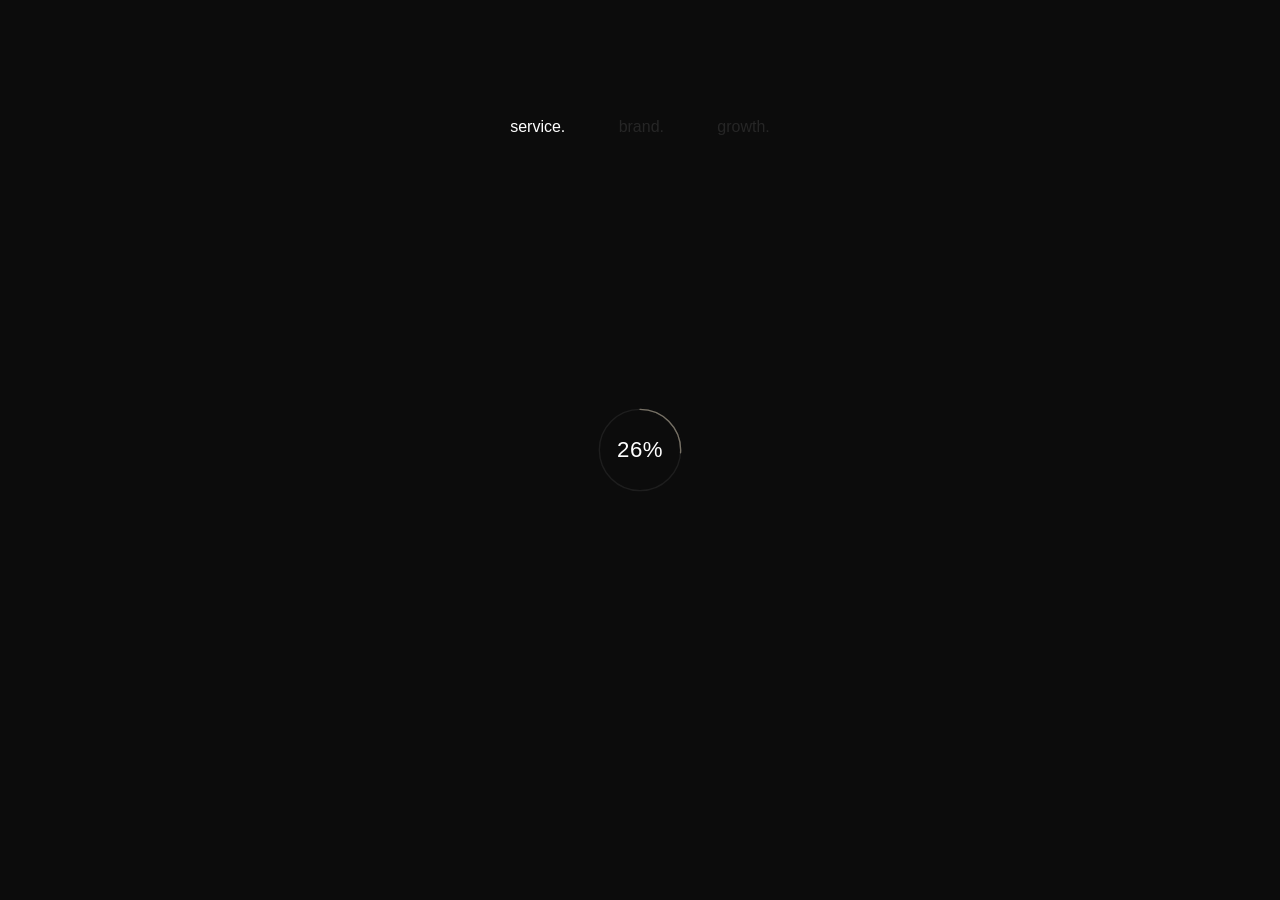
<file: loading.html>
<!DOCTYPE html>
<html lang="en">
<head>
  <meta charset="UTF-8" />
  <meta name="viewport" content="width=device-width, initial-scale=1.0" />
  <title>Loading — Taras Hrytskiv</title>
  <link rel="icon" type="image/x-icon" href="assets/favicon.ico" />
  <link rel="icon" type="image/svg+xml" href="assets/favicon.svg" />
  <style>
    *, *::before, *::after { margin: 0; padding: 0; box-sizing: border-box; }

    body {
      background: #0c0c0c;
      width: 100vw;
      height: 100vh;
      overflow: hidden;
    }

    #loader {
      position: relative;
      width: 100%;
      height: 100%;
    }

    .loader-words {
      position: absolute;
      top: 13.1vh;
      left: 50%;
      transform: translateX(-50%);
      display: flex;
      gap: 4.167vw;
      font-family: 'Helvetica Neue', Helvetica, Arial, sans-serif;
      font-weight: 300;
      font-size: 1.25vw;
      white-space: nowrap;
    }

    .loader-words span {
      color: #262626;
      transition: color 0.4s ease;
    }

    .loader-words span.lit {
      color: #ffffff;
    }

    .loader-center {
      position: absolute;
      top: 50%;
      left: 50%;
      transform: translate(-50%, -50%);
      display: flex;
      align-items: center;
      justify-content: center;
    }

    .loader-ring {
      position: relative;
      width: 7.057vw;
      height: 7.057vw;
      display: flex;
      align-items: center;
      justify-content: center;
    }

    .loader-ring svg {
      position: absolute;
      inset: 0;
      width: 100%;
      height: 100%;
      transform: rotate(-90deg);
    }

    #ringTrack {
      stroke: #1e1e1e;
    }

    #ringArc {
      stroke: #777165;
      stroke-linecap: round;
      fill: none;
      stroke-dasharray: 282.74;
      stroke-dashoffset: 282.74;
    }

    .loader-counter {
      position: relative;
      z-index: 1;
      font-family: 'Helvetica Neue', Helvetica, Arial, sans-serif;
      font-weight: 100;
      font-size: 1.736vw;
      color: #ffffff;
      letter-spacing: 0.02em;
      line-height: 1;
    }
  </style>
</head>
<body>

<div id="loader">

  <div class="loader-words">
    <span>service.</span>
    <span>brand.</span>
    <span>growth.</span>
  </div>

  <div class="loader-center">
    <div class="loader-ring">
      <svg viewBox="0 0 100 100">
        <circle id="ringTrack" cx="50" cy="50" r="45" fill="none" stroke="#1e1e1e" stroke-width="1.5"/>
        <circle id="ringArc"   cx="50" cy="50" r="45" stroke-width="1.5"/>
      </svg>
      <span class="loader-counter" id="counterNum">0%</span>
    </div>
  </div>

</div>

<script>
(function () {
  const params   = new URLSearchParams(location.search);
  const DURATION = params.has('preview') ? 99999 : 3000;
  const REDIRECT = params.has('preview') ? null : 'index.html';
  const C        = 2 * Math.PI * 45; // 282.74

  const arc   = document.getElementById('ringArc');
  const num   = document.getElementById('counterNum');
  const root  = document.getElementById('loader');
  const words = document.querySelectorAll('.loader-words span');
  // thresholds: service. at 20%, brand. at 50%, growth. at 80%
  const WORD_THRESHOLDS = [0.1, 0.4, 0.7];

  arc.style.strokeDasharray  = C;
  arc.style.strokeDashoffset = C;

  let start = null, litWords = 0;

  function ease(t) { return t < 0.5 ? 2*t*t : -1+(4-2*t)*t; }

  function tick(ts) {
    if (!start) start = ts;
    const raw   = Math.min((ts - start) / DURATION, 1);
    const eased = ease(raw);
    const pct   = Math.floor(eased * 100);

    num.textContent = pct + '%';
    arc.style.strokeDashoffset = C - eased * C;

    while (litWords < words.length && eased >= WORD_THRESHOLDS[litWords]) {
      words[litWords].classList.add('lit');
      litWords++;
    }

    if (raw < 1) { requestAnimationFrame(tick); return; }

    num.textContent = '100%';
    arc.style.strokeDashoffset = 0;
    words.forEach(w => w.classList.add('lit'));

    if (REDIRECT) {
      setTimeout(() => {
        root.style.transition = 'opacity 0.7s ease';
        root.style.opacity    = '0';
        setTimeout(() => { window.location.href = REDIRECT; }, 700);
      }, 800);
    }
  }

  requestAnimationFrame(tick);
})();
</script>

</body>
</html>
</file>
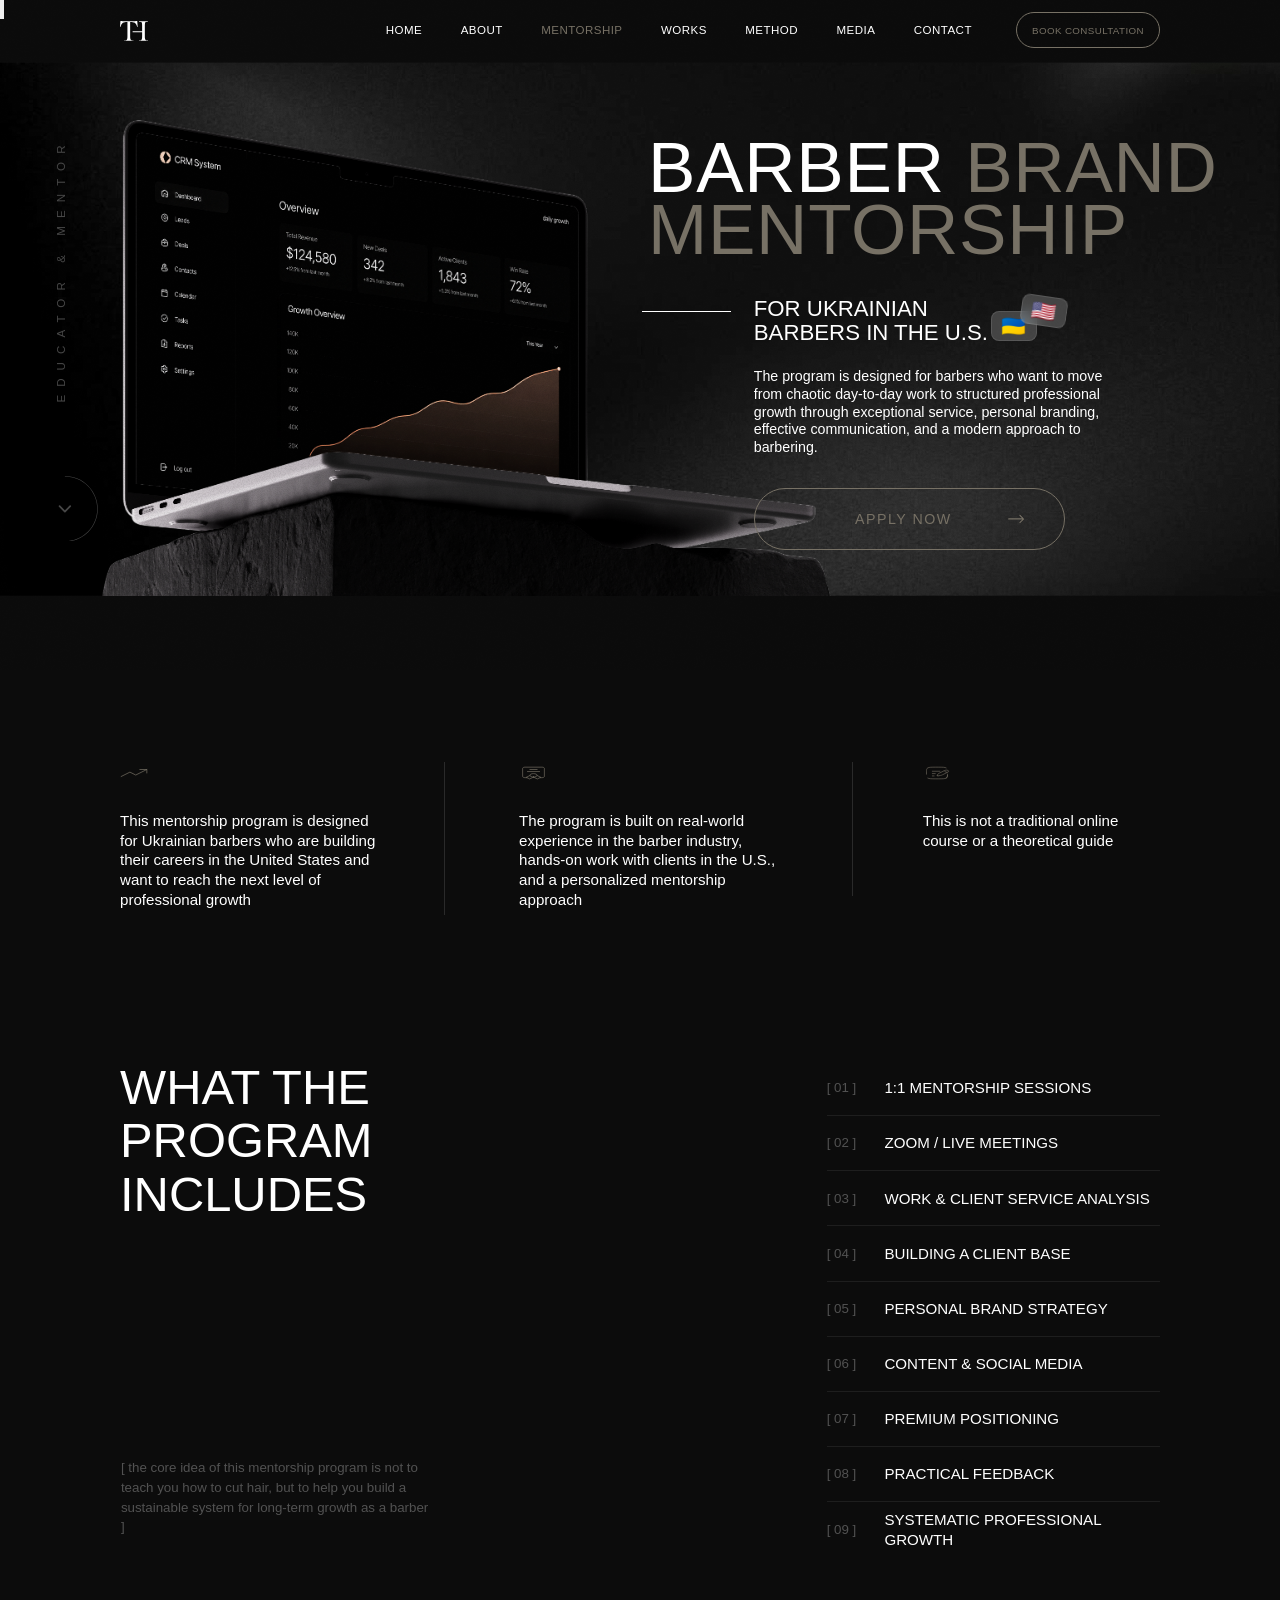
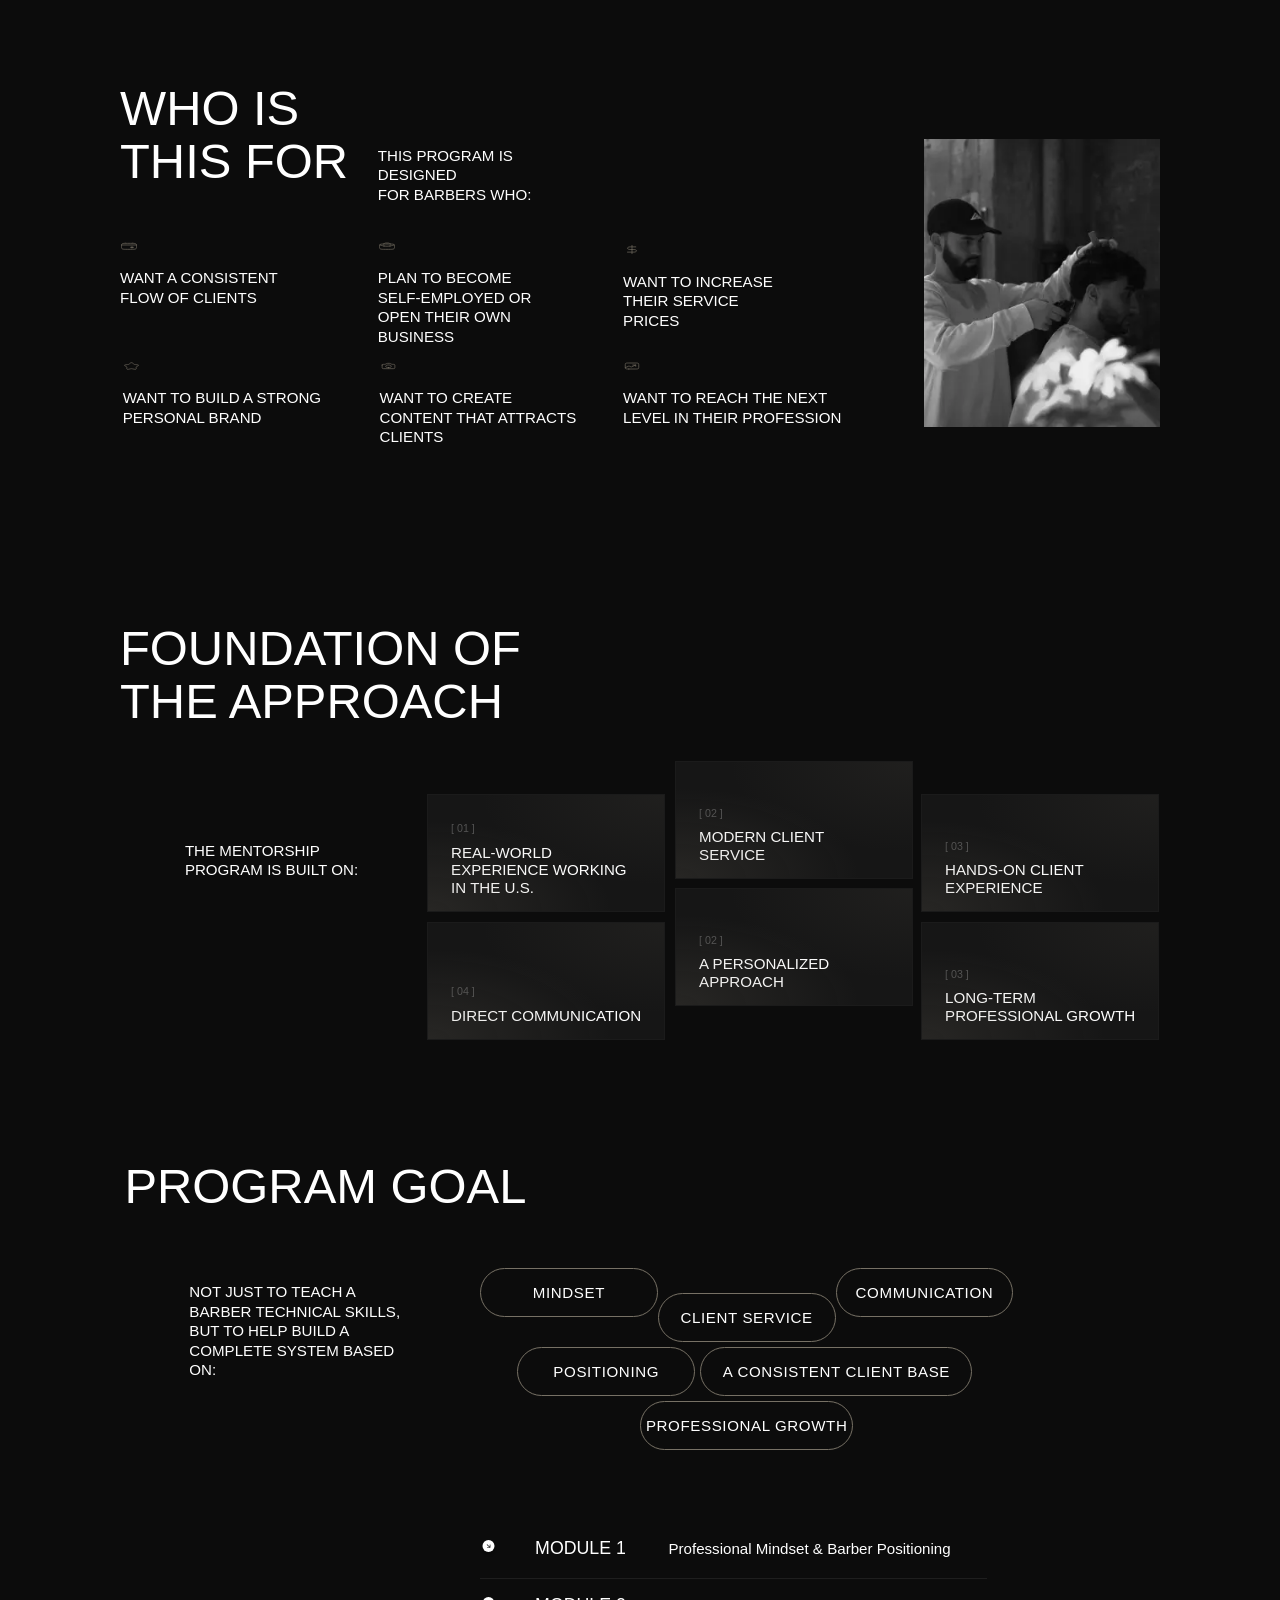
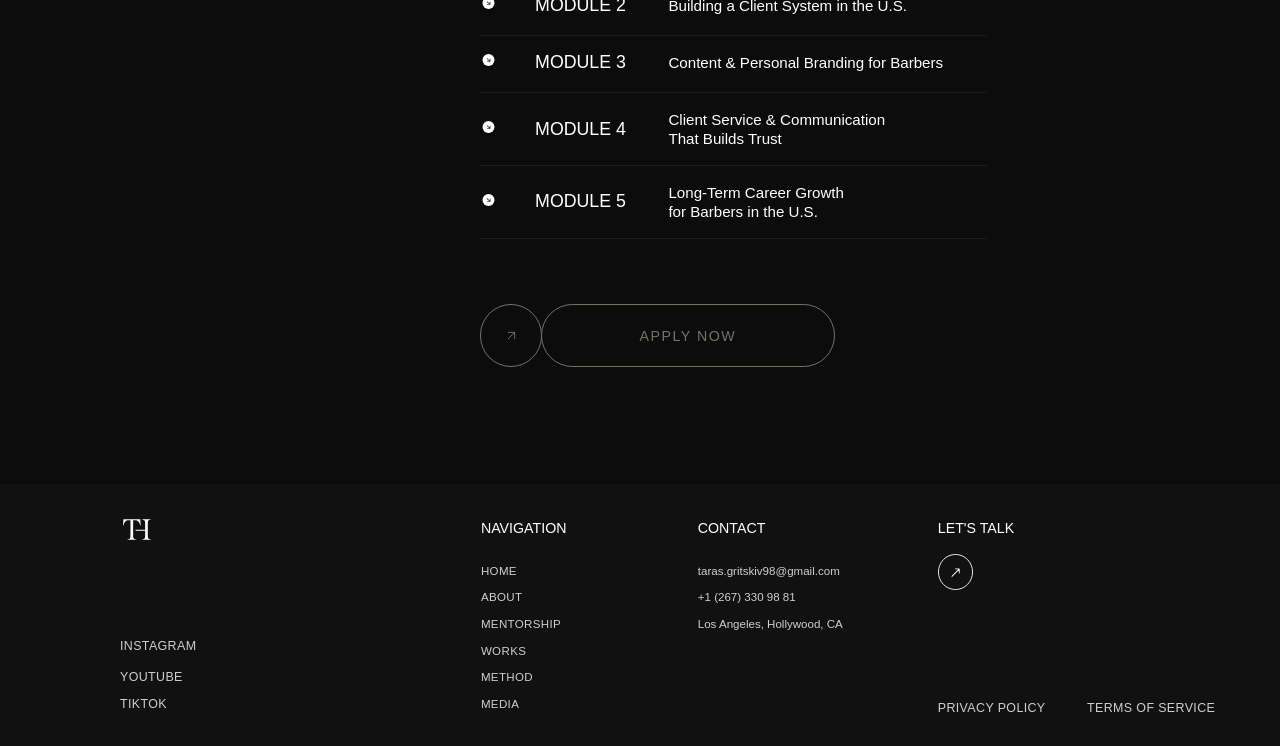
<file: mentorship.html>
<!DOCTYPE html>
<html lang="en">
<head>
  <meta charset="UTF-8" />
  <link rel="icon" type="image/x-icon" href="assets/favicon.ico" />
  <link rel="icon" type="image/svg+xml" href="assets/favicon.svg" />
  <link rel="icon" type="image/png" sizes="32x32" href="assets/favicon-32.png" />
  <link rel="apple-touch-icon" sizes="180x180" href="assets/apple-touch-icon.png" />
  <meta name="viewport" content="width=390" />
  <title>Barber Brand Mentorship — Taras Hrytskiv</title>
  <link rel="stylesheet" href="styles/base.css" />
  <link rel="stylesheet" href="styles/hero.css" />
  <link rel="stylesheet" href="styles/bbm-hero.css" />
  <link rel="stylesheet" href="styles/method-hero.css" />
  <link rel="stylesheet" href="styles/bbm-b2.css" />
  <link rel="stylesheet" href="styles/bbm-b3.css" />
  <link rel="stylesheet" href="styles/bbm-b4.css" />
  <link rel="stylesheet" href="styles/bbm-b5.css" />
  <link rel="stylesheet" href="styles/bbm-b6.css" />
  <link rel="stylesheet" href="styles/footer.css" />
</head>
<body>

<!-- ═══ BBM BLOCK 1 — Hero ═══ -->
<section class="bbm-hero">

  <div class="bbm-hero__mask-group">
    <img class="bbm-hero__bg-img" src="assets/bg_photo.webp" alt="" />
    <img class="bbm-hero__macbook" src="assets/macbook_mockup.png" alt="" />
  </div>

  <!-- Noise grain overlay -->
  <div class="bbm-hero__grain" aria-hidden="true"></div>

  <!-- Vertical side text -->
  <div class="method-hero__side-text" aria-hidden="true">
    <span>EDUCATOR &amp; MENTOR</span>
  </div>

  <!-- Mobile menu overlay -->
  <div class="mob-menu" id="mobMenu" aria-hidden="true">
    <button class="mob-menu__close" id="mobMenuClose" aria-label="Close">
      <svg viewBox="0 0 24 24" fill="none">
        <line x1="2" y1="2" x2="22" y2="22" stroke="#ffffff" stroke-width="1.5" stroke-linecap="round"/>
        <line x1="22" y1="2" x2="2" y2="22" stroke="#ffffff" stroke-width="1.5" stroke-linecap="round"/>
      </svg>
    </button>
    <nav class="mob-menu__nav">
      <a href="index.html" class="mob-menu__link">Home</a>
      <a href="index.html#about" class="mob-menu__link">About</a>
      <a href="mentorship.html" class="mob-menu__link">Mentorship</a>
      <a href="index.html#works" class="mob-menu__link">Works</a>
      <a href="method.html" class="mob-menu__link">Method</a>
      <a href="index.html#media" class="mob-menu__link">Media</a>
      <a href="#contact" class="mob-menu__link">Contact</a>
    </nav>
    <a href="https://tarascuts.square.site/?utm_source=ig&utm_medium=social&utm_content=link_in_bio&utm_id=97760_v0_s00_e0_tv3" target="_blank" rel="noopener" class="mob-menu__cta">
      <span>Book Consultation</span>
      <img src="assets/b4_arrow.svg" class="mob-menu__cta-arrow" alt="" />
    </a>
  </div>

  <nav class="bbm-hero__nav">
    <img class="bbm-hero__logo" src="assets/logo.svg" alt="TH" />
    <button class="bbm-hero__menu-btn" id="bbmMenuBtn" aria-label="Menu">
      <svg viewBox="0 0 24 18" fill="none" xmlns="http://www.w3.org/2000/svg">
        <line x1="0" y1="1"  x2="24" y2="1"  stroke="#ffffff" stroke-width="1.5" stroke-linecap="round"/>
        <line x1="0" y1="9"  x2="24" y2="9"  stroke="#ffffff" stroke-width="1.5" stroke-linecap="round"/>
        <line x1="0" y1="17" x2="24" y2="17" stroke="#ffffff" stroke-width="1.5" stroke-linecap="round"/>
      </svg>
    </button>
    <ul class="bbm-hero__nav-links">
      <li><a href="index.html">Home</a></li>
      <li><a href="index.html#about">About</a></li>
      <li><a href="mentorship.html" class="active">Mentorship</a></li>
      <li><a href="index.html#works">Works</a></li>
      <li><a href="method.html">Method</a></li>
      <li><a href="index.html#media">Media</a></li>
      <li><a href="#contact">Contact</a></li>
    </ul>
    <a href="https://tarascuts.square.site/?utm_source=ig&utm_medium=social&utm_content=link_in_bio&utm_id=97760_v0_s00_e0_tv3" target="_blank" rel="noopener" class="bbm-hero__cta-btn">
      <span>Book Consultation</span>
    </a>
  </nav>

  <h1 class="bbm-hero__heading">
    <span class="bbm-hero__h-white">BARBER </span><span class="bbm-hero__h-gray">BRAND MENTORSHIP</span>
  </h1>

  <div class="bbm-hero__line-decor"></div>

  <p class="bbm-hero__subtitle">FOR UKRAINIAN<br>BARBERS IN THE U.S.</p>

  <div class="bbm-hero__flag-1">🇺🇦</div>
  <div class="bbm-hero__flag-2">🇺🇸</div>

  <p class="bbm-hero__desc">The program is designed for barbers who want to move from chaotic day-to-day work to structured professional growth through exceptional service, personal branding, effective communication, and a modern approach to barbering.</p>

  <a href="#" class="bbm-hero__more-btn">
    <span>Apply Now</span>
    <img class="arrow" src="assets/arrow.svg" alt="" />
  </a>

  <div class="bbm-hero__scroll">
    <svg viewBox="0 0 74 74" fill="none" xmlns="http://www.w3.org/2000/svg">
      <path d="M37 0C46.813 -4.2894e-07 56.2241 3.8982 63.163 10.837C70.1018 17.7759 74 27.187 74 37C74 46.813 70.1018 56.2241 63.163 63.1629C56.2241 70.1018 46.813 74 37 74L37 73.3812C46.6489 73.3812 55.9026 69.5482 62.7254 62.7254C69.5482 55.9026 73.3812 46.6489 73.3812 37C73.3812 27.3511 69.5482 18.0974 62.7254 11.2746C55.9026 4.45178 46.6489 0.618774 37 0.618774L37 0Z" fill="#474747"/>
      <g class="bbm-scroll-arrow">
        <path d="M31 34L37 40L43 34" stroke="#474747" stroke-width="2" stroke-linecap="round" stroke-linejoin="round"/>
      </g>
    </svg>
  </div>

</section>


<!-- ═══ BBM BLOCK 2 — Three columns ═══ -->
<section class="bbm-b2">

  <div class="bbm-b2__col bbm-b2__col-1">
    <img class="bbm-b2__icon" src="assets/bbm_icon_trending.svg" alt="" />
    <p class="bbm-b2__text">This mentorship program is designed for Ukrainian barbers who are building their careers in the United States and want to reach the next level of professional growth</p>
    <img class="bbm-b2__dot" src="assets/bbm_b2_dot.webp" alt="" />
  </div>

  <div class="bbm-b2__divider bbm-b2__divider-1"></div>

  <div class="bbm-b2__col bbm-b2__col-2">
    <img class="bbm-b2__icon" src="assets/bbm_icon_certificate.svg" alt="" />
    <p class="bbm-b2__text">The program is built on real-world experience in the barber industry, hands-on work with clients in the U.S., and a personalized mentorship approach</p>
    <img class="bbm-b2__dot" src="assets/bbm_b2_dot.webp" alt="" />
  </div>

  <div class="bbm-b2__divider bbm-b2__divider-2"></div>

  <div class="bbm-b2__col bbm-b2__col-3">
    <img class="bbm-b2__icon" src="assets/bbm_icon_document.svg" alt="" />
    <p class="bbm-b2__text">This is not a traditional online course or a theoretical guide</p>
    <img class="bbm-b2__dot" src="assets/bbm_b2_dot.webp" alt="" />
  </div>

</section>

<!-- ═══ BBM BLOCK 3 — What the program includes ═══ -->
<section class="bbm-b3">

  <h2 class="bbm-b3__heading">WHAT THE<br>PROGRAM INCLUDES</h2>

  <p class="bbm-b3__note">[ the core idea of this mentorship program is not to teach you how to cut hair, but to help you build a sustainable system for long-term growth as a barber ]</p>

  <ul class="bbm-b3__list">
    <li class="bbm-b3__item"><span class="bbm-b3__num">[ 01 ]</span><span class="bbm-b3__label">1:1 Mentorship Sessions</span></li>
    <li class="bbm-b3__item"><span class="bbm-b3__num">[ 02 ]</span><span class="bbm-b3__label">Zoom / Live Meetings</span></li>
    <li class="bbm-b3__item"><span class="bbm-b3__num">[ 03 ]</span><span class="bbm-b3__label">Work &amp; Client Service Analysis</span></li>
    <li class="bbm-b3__item"><span class="bbm-b3__num">[ 04 ]</span><span class="bbm-b3__label">Building a Client Base</span></li>
    <li class="bbm-b3__item"><span class="bbm-b3__num">[ 05 ]</span><span class="bbm-b3__label">Personal Brand Strategy</span></li>
    <li class="bbm-b3__item"><span class="bbm-b3__num">[ 06 ]</span><span class="bbm-b3__label">Content &amp; Social Media</span></li>
    <li class="bbm-b3__item"><span class="bbm-b3__num">[ 07 ]</span><span class="bbm-b3__label">Premium Positioning</span></li>
    <li class="bbm-b3__item"><span class="bbm-b3__num">[ 08 ]</span><span class="bbm-b3__label">Practical Feedback</span></li>
    <li class="bbm-b3__item bbm-b3__item--last"><span class="bbm-b3__num">[ 09 ]</span><span class="bbm-b3__label">Systematic Professional Growth</span></li>
  </ul>

</section>


<!-- ═══ BBM BLOCK 4 — Who is this for ═══ -->
<section class="bbm-b4">


  <h2 class="bbm-b4__heading">WHO IS<br>THIS FOR</h2>

  <p class="bbm-b4__subtitle">THIS PROGRAM IS DESIGNED<br>FOR BARBERS WHO:</p>

  <!-- Row 1 -->
  <div class="bbm-b4__item bbm-b4__item--r1c1">
    <img class="bbm-b4__icon bbm-b4__icon--desk" src="assets/bbm_icon_calendar.svg" alt="" />
    <img class="bbm-b4__icon bbm-b4__icon--mob" src="assets/bbm_b4_icon_calendar_mob.svg" alt="" />
    <p class="bbm-b4__text">WANT A CONSISTENT FLOW OF CLIENTS</p>
  </div>
  <div class="bbm-b4__item bbm-b4__item--r1c2">
    <img class="bbm-b4__icon bbm-b4__icon--desk" src="assets/bbm_icon_case.svg" alt="" />
    <img class="bbm-b4__icon bbm-b4__icon--mob" src="assets/bbm_b4_icon_case_mob.svg" alt="" />
    <p class="bbm-b4__text">PLAN TO BECOME SELF-EMPLOYED OR OPEN THEIR OWN BUSINESS</p>
  </div>
  <div class="bbm-b4__item bbm-b4__item--r1c3">
    <img class="bbm-b4__icon bbm-b4__icon--desk" src="assets/bbm_icon_dollar.svg" alt="" />
    <img class="bbm-b4__icon bbm-b4__icon--mob" src="assets/bbm_b4_icon_dollar_mob.svg" alt="" />
    <p class="bbm-b4__text">WANT TO INCREASE THEIR SERVICE PRICES</p>
  </div>

  <!-- Row 2 -->
  <div class="bbm-b4__item bbm-b4__item--r2c1">
    <img class="bbm-b4__icon bbm-b4__icon--desk" src="assets/bbm_icon_star.svg" alt="" />
    <img class="bbm-b4__icon bbm-b4__icon--mob" src="assets/bbm_b4_icon_star_mob.svg" alt="" />
    <p class="bbm-b4__text">WANT TO BUILD A STRONG PERSONAL BRAND</p>
  </div>
  <div class="bbm-b4__item bbm-b4__item--r2c2">
    <img class="bbm-b4__icon bbm-b4__icon--desk" src="assets/bbm_icon_camera.svg" alt="" />
    <img class="bbm-b4__icon bbm-b4__icon--mob" src="assets/bbm_b4_icon_camera_mob.svg" alt="" />
    <p class="bbm-b4__text">WANT TO CREATE CONTENT THAT ATTRACTS CLIENTS</p>
  </div>
  <div class="bbm-b4__item bbm-b4__item--r2c3">
    <img class="bbm-b4__icon bbm-b4__icon--desk" src="assets/bbm_icon_chart.svg" alt="" />
    <img class="bbm-b4__icon bbm-b4__icon--mob" src="assets/bbm_b4_icon_chart_mob.svg" alt="" />
    <p class="bbm-b4__text">WANT TO REACH THE NEXT LEVEL IN THEIR PROFESSION</p>
  </div>

  <!-- Barber photo -->
  <div class="bbm-b4__photo-wrap">
    <img class="bbm-b4__photo bbm-b4__photo--desk" src="assets/bbm_b4_photo.webp" alt="" />
    <img class="bbm-b4__photo bbm-b4__photo--mob" src="assets/bbm_b4_photo_mob.webp" alt="" />
  </div>

</section>


<!-- ═══ BBM BLOCK 5 — Foundation of the approach ═══ -->
<section class="bbm-b5">

  <h2 class="bbm-b5__heading">FOUNDATION OF<br>THE APPROACH</h2>
  <p class="bbm-b5__subtitle">THE MENTORSHIP<br>PROGRAM IS BUILT ON:</p>

  <!-- Card col1 row1 -->
  <div class="bbm-b5__card bbm-b5__card--c1r1">
    <span class="bbm-b5__num">[ 01 ]</span>
    <p class="bbm-b5__label">REAL-WORLD EXPERIENCE WORKING IN THE U.S.</p>
  </div>

  <!-- Card col2 row1 — highlighted -->
  <div class="bbm-b5__card bbm-b5__card--c2r1 bbm-b5__card--highlight">
    <span class="bbm-b5__num bbm-b5__num--dark">[ 02 ]</span>
    <p class="bbm-b5__label bbm-b5__label--dark">MODERN CLIENT SERVICE</p>
  </div>

  <!-- Card col3 row1 -->
  <div class="bbm-b5__card bbm-b5__card--c3r1">
    <span class="bbm-b5__num">[ 03 ]</span>
    <p class="bbm-b5__label">HANDS-ON CLIENT EXPERIENCE</p>
  </div>

  <!-- Card col1 row2 -->
  <div class="bbm-b5__card bbm-b5__card--c1r2">
    <span class="bbm-b5__num">[ 04 ]</span>
    <p class="bbm-b5__label">DIRECT COMMUNICATION</p>
  </div>

  <!-- Card col2 row2 -->
  <div class="bbm-b5__card bbm-b5__card--c2r2">
    <span class="bbm-b5__num">[ 02 ]</span>
    <p class="bbm-b5__label">A PERSONALIZED APPROACH</p>
  </div>

  <!-- Card col3 row2 -->
  <div class="bbm-b5__card bbm-b5__card--c3r2">
    <span class="bbm-b5__num">[ 03 ]</span>
    <p class="bbm-b5__label">LONG-TERM PROFESSIONAL GROWTH</p>
  </div>

</section>


<!-- ═══ BBM BLOCK 6 — Program Goal ═══ -->
<section class="bbm-b6">

  <h2 class="bbm-b6__heading">PROGRAM GOAL</h2>
  <p class="bbm-b6__subtitle">NOT JUST TO TEACH A BARBER TECHNICAL SKILLS, BUT TO HELP BUILD A COMPLETE SYSTEM BASED ON:</p>

  <!-- Pill tags -->
  <div class="bbm-b6__tag bbm-b6__tag--1">MINDSET</div>
  <div class="bbm-b6__tag bbm-b6__tag--2">CLIENT SERVICE</div>
  <div class="bbm-b6__tag bbm-b6__tag--3">COMMUNICATION</div>
  <div class="bbm-b6__tag bbm-b6__tag--4">POSITIONING</div>
  <div class="bbm-b6__tag bbm-b6__tag--5">A CONSISTENT CLIENT BASE</div>
  <div class="bbm-b6__tag bbm-b6__tag--6">PROFESSIONAL GROWTH</div>

  <!-- Module list -->
  <div class="bbm-b6__divider bbm-b6__divider--1"></div>
  <div class="bbm-b6__row bbm-b6__row--1">
    <img class="bbm-b6__bullet" src="assets/bbm_b6_bullet.svg" alt="" />
    <span class="bbm-b6__mod">MODULE 1</span>
    <span class="bbm-b6__desc">Professional Mindset &amp; Barber Positioning</span>
  </div>

  <div class="bbm-b6__divider bbm-b6__divider--2"></div>
  <div class="bbm-b6__row bbm-b6__row--2">
    <img class="bbm-b6__bullet" src="assets/bbm_b6_bullet.svg" alt="" />
    <span class="bbm-b6__mod">MODULE 2</span>
    <span class="bbm-b6__desc">Building a Client System in the U.S.</span>
  </div>

  <div class="bbm-b6__divider bbm-b6__divider--3"></div>
  <div class="bbm-b6__row bbm-b6__row--3">
    <img class="bbm-b6__bullet" src="assets/bbm_b6_bullet.svg" alt="" />
    <span class="bbm-b6__mod">MODULE 3</span>
    <span class="bbm-b6__desc">Content &amp; Personal Branding for Barbers</span>
  </div>

  <div class="bbm-b6__divider bbm-b6__divider--4"></div>
  <div class="bbm-b6__row bbm-b6__row--4">
    <img class="bbm-b6__bullet" src="assets/bbm_b6_bullet.svg" alt="" />
    <span class="bbm-b6__mod">MODULE 4</span>
    <span class="bbm-b6__desc bbm-b6__desc--nowrap">Client Service &amp; Communication<br>That Builds Trust</span>
  </div>

  <div class="bbm-b6__divider bbm-b6__divider--5"></div>
  <div class="bbm-b6__row bbm-b6__row--5">
    <img class="bbm-b6__bullet" src="assets/bbm_b6_bullet.svg" alt="" />
    <span class="bbm-b6__mod">MODULE 5</span>
    <span class="bbm-b6__desc">Long-Term Career Growth<br>for Barbers in the U.S.</span>
  </div>
  <div class="bbm-b6__divider bbm-b6__divider--6"></div>

  <!-- Apply Now button -->
  <div class="bbm-b6__apply">
    <div class="bbm-b6__apply-circle">
      <img src="assets/bbm_b6_arrow.svg" alt="" />
    </div>
    <a href="#" class="bbm-b6__apply-btn">
      <span>APPLY NOW</span>
    </a>
  </div>

</section>


<!-- ═══ FOOTER ═══ -->
<footer class="ft" id="contact">

  <div class="ft__panel"></div>

  <img class="ft__logo" src="assets/ft_logo.svg" alt="TH" />

  <a href="https://www.instagram.com/taras.cuts?igsh=NTc4MTIwNjQ2YQ%3D%3D&utm_source=qr" target="_blank" rel="noopener" class="ft__social ft__social-instagram">Instagram</a>
  <a href="https://youtube.com/@tarascuts?si=Wfja1_DEX-10b1oQ" target="_blank" rel="noopener" class="ft__social ft__social-youtube">YouTube</a>
  <a href="https://www.tiktok.com/@taras_cuts?_r=1&_t=ZP-96fn0M9H2cR" target="_blank" rel="noopener" class="ft__social ft__social-tiktok">TikTok</a>

  <p class="ft__col-title ft__col-title-nav">Navigation</p>
  <nav class="ft__nav">
    <a href="index.html">Home</a>
    <a href="#">About</a>
    <a href="#">Mentorship</a>
    <a href="#">Works</a>
    <a href="#">Method</a>
    <a href="#">Media</a>
  </nav>

  <p class="ft__col-title ft__col-title-contact">Contact</p>
  <div class="ft__contact">
    <a href="mailto:taras.gritskiv98@gmail.com">taras.gritskiv98@gmail.com</a>
    <a href="tel:+12673309881">+1 (267) 330 98 81</a>
    <span>Los Angeles, Hollywood, CA</span>
  </div>

  <p class="ft__col-title ft__col-title-talk">Let's Talk</p>
  <a href="#" class="ft__talk-btn">
    <img src="assets/ft_arrow.svg" alt="→" />
  </a>

  <a href="#" class="ft__legal ft__legal-privacy">Privacy Policy</a>
  <a href="#" class="ft__legal ft__legal-terms">Terms of Service</a>

</footer>


<script>
// ═══ MOBILE MENU ═══
(function() {
  const menu = document.getElementById('mobMenu');
  const openBtn = document.getElementById('bbmMenuBtn');
  const closeBtn = document.getElementById('mobMenuClose');
  const links = menu.querySelectorAll('.mob-menu__link, .mob-menu__cta');

  function openMenu() {
    menu.classList.add('is-open');
    menu.setAttribute('aria-hidden', 'false');
    document.body.style.overflow = 'hidden';
  }
  function closeMenu() {
    menu.classList.remove('is-open');
    menu.setAttribute('aria-hidden', 'true');
    document.body.style.overflow = '';
  }
  function instantBtn(el, fn) {
    let didTouch = false;
    el.addEventListener('touchend', e => { e.preventDefault(); didTouch = true; fn(); setTimeout(() => didTouch = false, 300); });
    el.addEventListener('click', () => { if (!didTouch) fn(); });
  }
  if (openBtn) instantBtn(openBtn, openMenu);
  instantBtn(closeBtn, closeMenu);
  links.forEach(link => link.addEventListener('click', closeMenu));
})();

// ═══ BBM BLOCK 2 — Scroll animations ═══
(function() {
  function animIn(el) {
    el.classList.add('anim-in');
    el.addEventListener('animationend', () => {
      el.classList.remove('anim-in');
      el.classList.add('anim-done');
    }, { once: true });
  }

  const obs = new IntersectionObserver(entries => {
    entries.forEach(e => {
      if (!e.isIntersecting) return;
      obs.unobserve(e.target);
      const el = e.target;
      const delay = parseFloat(el.dataset.delay || 0);
      setTimeout(() => animIn(el), delay);
    });
  }, { threshold: 0.2 });

  document.querySelectorAll('.bbm-b2__col, .bbm-b2__divider').forEach((el, i) => {
    el.dataset.delay = i * 100;
    obs.observe(el);
  });

  document.querySelectorAll('.bbm-b3__heading, .bbm-b3__note').forEach((el, i) => {
    el.dataset.delay = i * 120;
    obs.observe(el);
  });

  document.querySelectorAll('.bbm-b6__heading, .bbm-b6__subtitle, .bbm-b6__tag, .bbm-b6__row, .bbm-b6__apply').forEach((el, i) => {
    el.dataset.delay = i * 60;
    obs.observe(el);
  });

  document.querySelectorAll('.bbm-b5__heading, .bbm-b5__subtitle, .bbm-b5__card').forEach((el, i) => {
    el.dataset.delay = i * 80;
    obs.observe(el);
  });

  document.querySelectorAll('.bbm-b4__heading, .bbm-b4__subtitle, .bbm-b4__item, .bbm-b4__photo-wrap').forEach((el, i) => {
    el.dataset.delay = i * 80;
    obs.observe(el);
  });

  document.querySelectorAll('.bbm-b3__item').forEach((el, i) => {
    el.dataset.delay = i * 70;
    obs.observe(el);
  });
})();
</script>
</body>
</html>
</file>
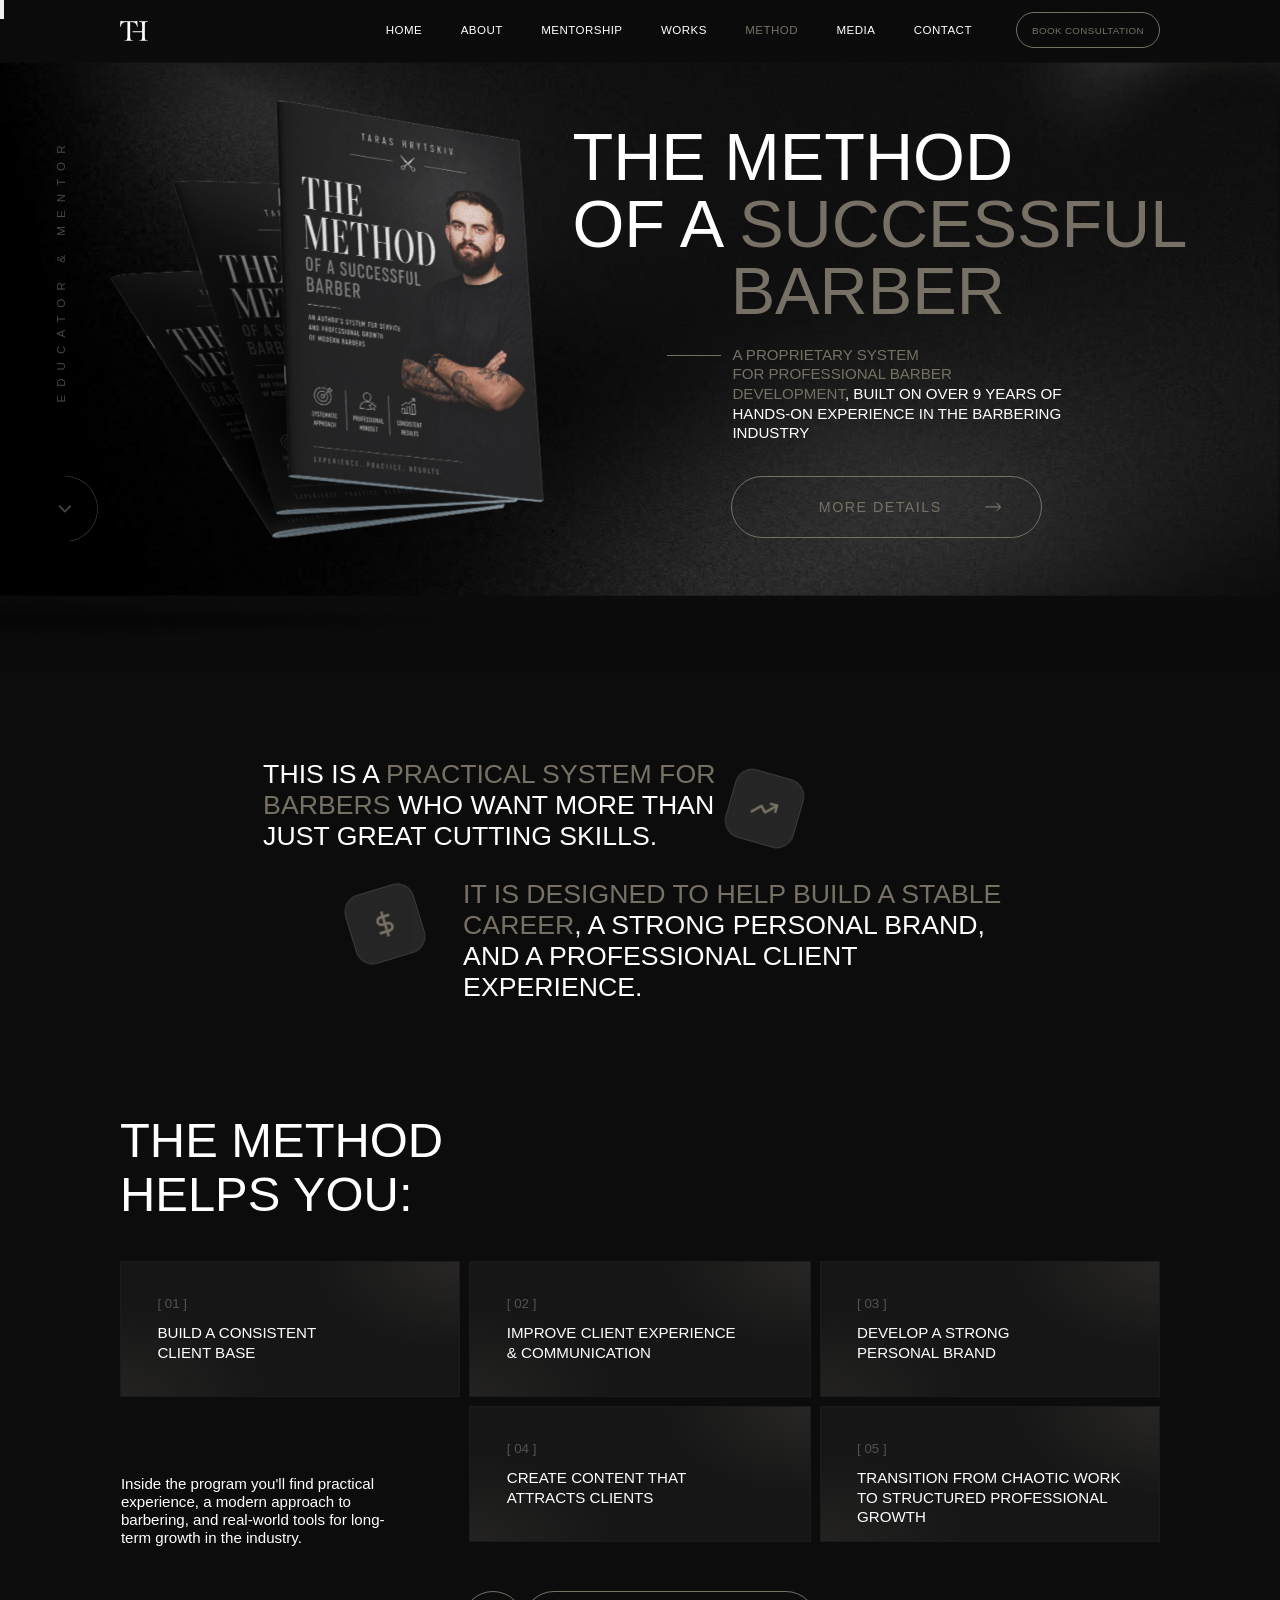
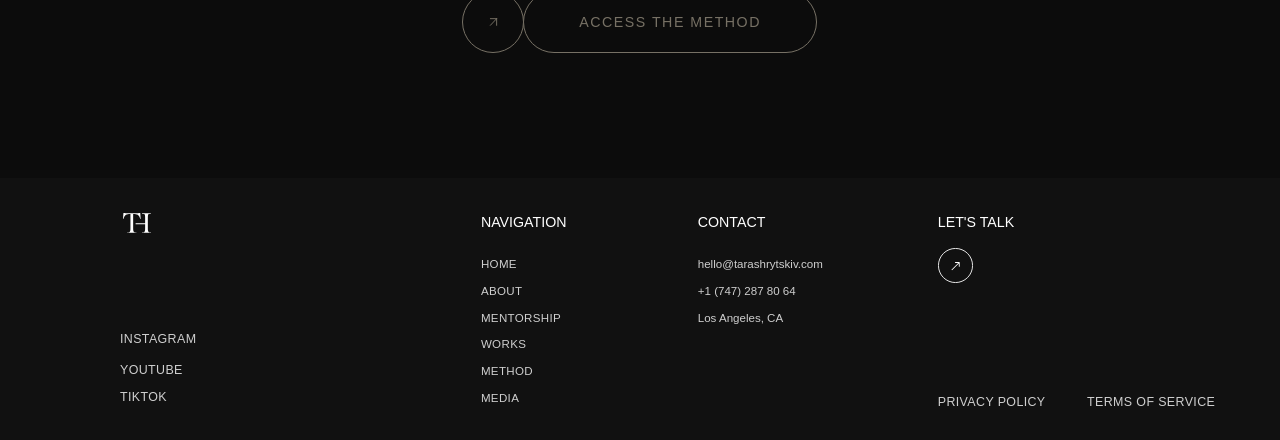
<file: method.html>
<!DOCTYPE html>
<html lang="en">
<head>
  <meta charset="UTF-8" />
  <link rel="icon" type="image/x-icon" href="assets/favicon.ico" />
  <link rel="icon" type="image/svg+xml" href="assets/favicon.svg" />
  <link rel="icon" type="image/png" sizes="32x32" href="assets/favicon-32.png" />
  <link rel="apple-touch-icon" sizes="180x180" href="assets/apple-touch-icon.png" />
  <meta name="viewport" content="width=390" />
  <title>The Method — Taras Hrytskiv</title>
  <link rel="stylesheet" href="styles/base.css" />
  <link rel="stylesheet" href="styles/hero.css" />
  <link rel="stylesheet" href="styles/bbm-hero.css" />
  <link rel="stylesheet" href="styles/method-hero.css" />
  <link rel="stylesheet" href="styles/method-b2.css" />
  <link rel="stylesheet" href="styles/method-b3.css" />
  <link rel="stylesheet" href="styles/footer.css" />
</head>
<body>

<!-- ═══ METHOD HERO ═══ -->
<section class="method-hero">

  <!-- Mobile menu overlay -->
  <div class="mob-menu" id="mobMenu" aria-hidden="true">
    <button class="mob-menu__close" id="mobMenuClose" aria-label="Close">
      <svg viewBox="0 0 24 24" fill="none">
        <line x1="2" y1="2" x2="22" y2="22" stroke="#ffffff" stroke-width="1.5" stroke-linecap="round"/>
        <line x1="22" y1="2" x2="2" y2="22" stroke="#ffffff" stroke-width="1.5" stroke-linecap="round"/>
      </svg>
    </button>
    <nav class="mob-menu__nav">
      <a href="index.html" class="mob-menu__link">Home</a>
      <a href="index.html#about" class="mob-menu__link">About</a>
      <a href="mentorship.html" class="mob-menu__link">Mentorship</a>
      <a href="index.html#works" class="mob-menu__link">Works</a>
      <a href="method.html" class="mob-menu__link active">Method</a>
      <a href="index.html#media" class="mob-menu__link">Media</a>
      <a href="#contact" class="mob-menu__link">Contact</a>
    </nav>
    <a href="https://tarascuts.square.site/?utm_source=ig&utm_medium=social&utm_content=link_in_bio&utm_id=97760_v0_s00_e0_tv3" target="_blank" rel="noopener" class="mob-menu__cta">
      <span>Book Consultation</span>
      <img src="assets/b4_arrow.svg" class="mob-menu__cta-arrow" alt="" />
    </a>
  </div>

  <!-- Background (same technique as bbm-hero / index.html) -->
  <div class="method-hero__mask-group">
    <img class="method-hero__bg-img" src="assets/bg_photo.webp" alt="" />
  </div>

  <!-- Book mockup -->
  <img class="method-hero__book" src="assets/method_book_mockup.webp" alt="" />

  <!-- Grain overlay -->
  <div class="method-hero__grain" aria-hidden="true"></div>

  <!-- Vertical side text -->
  <div class="method-hero__side-text" aria-hidden="true">
    <span>EDUCATOR &amp; MENTOR</span>
  </div>

  <!-- Navigation (reuses bbm-hero nav styles) -->
  <nav class="bbm-hero__nav">
    <img class="bbm-hero__logo" src="assets/logo.svg" alt="TH" />
    <button class="bbm-hero__menu-btn" id="bbmMenuBtn" aria-label="Menu">
      <svg viewBox="0 0 24 18" fill="none" xmlns="http://www.w3.org/2000/svg">
        <line x1="0" y1="1"  x2="24" y2="1"  stroke="#ffffff" stroke-width="1.5" stroke-linecap="round"/>
        <line x1="0" y1="9"  x2="24" y2="9"  stroke="#ffffff" stroke-width="1.5" stroke-linecap="round"/>
        <line x1="0" y1="17" x2="24" y2="17" stroke="#ffffff" stroke-width="1.5" stroke-linecap="round"/>
      </svg>
    </button>
    <ul class="bbm-hero__nav-links">
      <li><a href="index.html">Home</a></li>
      <li><a href="index.html#about">About</a></li>
      <li><a href="mentorship.html">Mentorship</a></li>
      <li><a href="index.html#works">Works</a></li>
      <li><a href="method.html" class="active">Method</a></li>
      <li><a href="index.html#media">Media</a></li>
      <li><a href="#contact">Contact</a></li>
    </ul>
    <a href="https://tarascuts.square.site/?utm_source=ig&utm_medium=social&utm_content=link_in_bio&utm_id=97760_v0_s00_e0_tv3" target="_blank" rel="noopener" class="bbm-hero__cta-btn">
      <span>Book Consultation</span>
    </a>
  </nav>

  <!-- Main heading -->
  <div class="method-hero__heading">
    THE METHOD<br>OF A <span class="method-hero__gold">SUCCESSFUL</span>
  </div>
  <p class="method-hero__barber">BARBER</p>

  <!-- Line + description -->
  <div class="method-hero__desc-row">
    <div class="method-hero__line-decor"></div>
    <p class="method-hero__desc">
      <span class="mh-gold">A PROPRIETARY SYSTEM<br>
      FOR PROFESSIONAL BARBER DEVELOPMENT</span><span class="mh-white">, BUILT ON OVER 9 YEARS OF HANDS-ON EXPERIENCE IN THE BARBERING INDUSTRY</span>
    </p>
  </div>

  <!-- More Details CTA -->
  <a href="#" class="method-hero__more-btn">
    <span>More Details</span>
    <img class="arrow" src="assets/arrow.svg" alt="" />
  </a>

  <!-- Scroll indicator -->
  <div class="method-hero__scroll">
    <svg viewBox="0 0 74 74" fill="none" xmlns="http://www.w3.org/2000/svg">
      <path d="M37 0C46.813 -4.2894e-07 56.2241 3.8982 63.163 10.837C70.1018 17.7759 74 27.187 74 37C74 46.813 70.1018 56.2241 63.163 63.1629C56.2241 70.1018 46.813 74 37 74L37 73.3812C46.6489 73.3812 55.9026 69.5482 62.7254 62.7254C69.5482 55.9026 73.3812 46.6489 73.3812 37C73.3812 27.3511 69.5482 18.0974 62.7254 11.2746C55.9026 4.45178 46.6489 0.618774 37 0.618774L37 0Z" fill="#474747"/>
      <g class="mh-scroll-arrow">
        <path d="M31 34L37 40L43 34" stroke="#474747" stroke-width="2" stroke-linecap="round" stroke-linejoin="round"/>
      </g>
    </svg>
  </div>

</section>


<!-- ═══ METHOD BLOCK 2 ═══ -->
<section class="method-b2">

  <!-- Para 1 — line by line, slides left→right -->
  <p class="method-b2__para1">
    <span class="mb2-line mb2-line--left">This is a <span class="method-b2__gold">practical system for</span></span>
    <span class="mb2-line mb2-line--left"><span class="method-b2__gold">barbers</span> who want more than</span>
    <span class="mb2-line mb2-line--left">just great cutting skills.</span>
  </p>

  <!-- Badge 1 — trending-up, top-right of para 1 -->
  <div class="method-b2__badge-1">
    <div class="method-b2__badge-inner">
      <img src="assets/method_icon_trending.svg" alt="" />
    </div>
  </div>

  <!-- Para 2 — line by line, slides right→left -->
  <p class="method-b2__para2">
    <span class="mb2-line mb2-line--right"><span class="method-b2__gold">It is designed to help build a stable</span></span>
    <span class="mb2-line mb2-line--right"><span class="method-b2__gold">career</span>, a strong personal brand,</span>
    <span class="mb2-line mb2-line--right">and a professional client experience.</span>
  </p>

  <!-- Badge 2 — dollar, left of para 2 -->
  <div class="method-b2__badge-2">
    <div class="method-b2__badge-inner">
      <img src="assets/method_icon_dollar.svg" alt="" />
    </div>
  </div>

</section>


<!-- ═══ METHOD BLOCK 3 — The Method Helps You ═══ -->
<section class="method-b3">

  <h2 class="method-b3__heading">THE METHOD<br>HELPS YOU:</h2>

  <div class="method-b3__card method-b3__card--1">
    <p class="method-b3__num">[ 01 ]</p>
    <p class="method-b3__text">BUILD A CONSISTENT<br>CLIENT BASE</p>
  </div>

  <div class="method-b3__card method-b3__card--2">
    <p class="method-b3__num">[ 02 ]</p>
    <p class="method-b3__text">IMPROVE CLIENT EXPERIENCE<br>&amp; COMMUNICATION</p>
  </div>

  <div class="method-b3__card method-b3__card--3">
    <p class="method-b3__num">[ 03 ]</p>
    <p class="method-b3__text">DEVELOP A STRONG<br>PERSONAL BRAND</p>
  </div>

  <div class="method-b3__card method-b3__card--4">
    <p class="method-b3__num">[ 04 ]</p>
    <p class="method-b3__text">CREATE CONTENT THAT<br>ATTRACTS CLIENTS</p>
  </div>

  <div class="method-b3__card method-b3__card--5">
    <p class="method-b3__num">[ 05 ]</p>
    <p class="method-b3__text">TRANSITION FROM CHAOTIC WORK<br>TO STRUCTURED PROFESSIONAL GROWTH</p>
  </div>

  <p class="method-b3__desc">Inside the program you'll find practical experience, a modern approach to barbering, and real-world tools for long-term growth in the industry.</p>

  <a href="#" class="method-b3__btn">
    <div class="method-b3__btn-circle">
      <img src="assets/bbm_b6_arrow.svg" alt="" />
    </div>
    <div class="method-b3__btn-pill">
      <span>ACCESS THE METHOD</span>
    </div>
  </a>

</section>


<!-- ═══ FOOTER ═══ -->
<footer class="ft" id="contact">

  <div class="ft__panel"></div>

  <img class="ft__logo" src="assets/ft_logo.svg" alt="TH" />

  <a href="https://www.instagram.com/taras.cuts?igsh=NTc4MTIwNjQ2YQ%3D%3D&utm_source=qr" target="_blank" rel="noopener" class="ft__social ft__social-instagram">Instagram</a>
  <a href="https://youtube.com/@tarascuts?si=Wfja1_DEX-10b1oQ" target="_blank" rel="noopener" class="ft__social ft__social-youtube">YouTube</a>
  <a href="https://www.tiktok.com/@taras_cuts?_r=1&_t=ZP-96fn0M9H2cR" target="_blank" rel="noopener" class="ft__social ft__social-tiktok">TikTok</a>

  <p class="ft__col-title ft__col-title-nav">Navigation</p>
  <nav class="ft__nav">
    <a href="index.html">Home</a>
    <a href="#">About</a>
    <a href="mentorship.html">Mentorship</a>
    <a href="#">Works</a>
    <a href="method.html">Method</a>
    <a href="#">Media</a>
  </nav>

  <p class="ft__col-title ft__col-title-contact">Contact</p>
  <div class="ft__contact">
    <a href="mailto:hello@tarashrytskiv.com">hello@tarashrytskiv.com</a>
    <a href="tel:+17472878064">+1 (747) 287 80 64</a>
    <span>Los Angeles, CA</span>
  </div>

  <p class="ft__col-title ft__col-title-talk">Let's Talk</p>
  <a href="#" class="ft__talk-btn">
    <img src="assets/ft_arrow.svg" alt="→" />
  </a>

  <a href="#" class="ft__legal ft__legal-privacy">Privacy Policy</a>
  <a href="#" class="ft__legal ft__legal-terms">Terms of Service</a>

</footer>


<script>
(function () {
  function animIn(el, delay) {
    setTimeout(() => {
      el.classList.add('anim-in');
      el.addEventListener('animationend', () => {
        el.classList.remove('anim-in');
        el.classList.add('anim-done');
      }, { once: true });
    }, delay);
  }

  const obs = new IntersectionObserver(entries => {
    if (!entries.some(e => e.isIntersecting)) return;
    entries.forEach(e => obs.unobserve(e.target));

    // Para 1 lines — left to right, stagger 80ms
    document.querySelectorAll('.method-b2__para1 .mb2-line').forEach((el, i) => {
      animIn(el, i * 80);
    });

    // Badge 1 — appears with para 1 line 1
    animIn(document.querySelector('.method-b2__badge-1'), 120);

    // Para 2 lines — right to left, stagger 80ms, delayed after para 1
    document.querySelectorAll('.method-b2__para2 .mb2-line').forEach((el, i) => {
      animIn(el, 200 + i * 80);
    });

    // Badge 2 — appears with para 2 line 1
    animIn(document.querySelector('.method-b2__badge-2'), 280);

  }, { threshold: 0.25, rootMargin: '0px 0px -80px 0px' });

  const section = document.querySelector('.method-b2');
  if (section) obs.observe(section);
})();


// ═══ BLOCK 3 ═══
(function () {
  function animIn(el, delay) {
    setTimeout(() => {
      el.classList.add('anim-in');
      el.addEventListener('animationend', () => {
        el.classList.remove('anim-in');
        el.classList.add('anim-done');
      }, { once: true });
    }, delay);
  }

  const obs = new IntersectionObserver(entries => {
    if (!entries.some(e => e.isIntersecting)) return;
    entries.forEach(e => obs.unobserve(e.target));

    animIn(document.querySelector('.method-b3__heading'), 0);
    document.querySelectorAll('.method-b3__card').forEach((el, i) => {
      animIn(el, 100 + i * 70);
    });
    animIn(document.querySelector('.method-b3__desc'), 250);
    animIn(document.querySelector('.method-b3__btn'),  350);
  }, { threshold: 0.2, rootMargin: '0px 0px -60px 0px' });

  const s = document.querySelector('.method-b3');
  if (s) obs.observe(s);
})();
</script>

<script>
(function () {
  const btn   = document.getElementById('bbmMenuBtn');
  const menu  = document.getElementById('mobMenu');
  const close = document.getElementById('mobMenuClose');
  if (!btn || !menu) return;
  function instantBtn(el, fn) {
    let didTouch = false;
    el.addEventListener('touchend', e => { e.preventDefault(); didTouch = true; fn(); setTimeout(() => didTouch = false, 300); });
    el.addEventListener('click', () => { if (!didTouch) fn(); });
  }
  instantBtn(btn,   () => { menu.classList.add('is-open');    menu.setAttribute('aria-hidden', 'false'); });
  instantBtn(close, () => { menu.classList.remove('is-open'); menu.setAttribute('aria-hidden', 'true');  });
  menu.querySelectorAll('.mob-menu__link, .mob-menu__cta').forEach(link =>
    link.addEventListener('click', () => { menu.classList.remove('is-open'); menu.setAttribute('aria-hidden', 'true'); })
  );
})();
</script>

</body>
</html>
</file>
<file: styles/base.css>
@import url('https://fonts.googleapis.com/css2?family=Playball&display=swap');

*, *::before, *::after {
  box-sizing: border-box;
  margin: 0;
  padding: 0;
}

html, body {
  background: #0c0c0c;
  color: #fff;
  font-family: 'Helvetica Neue', Helvetica, Arial, sans-serif;
  min-height: 100vh;
  overflow-x: hidden;
}

/* ── Mobile: replace hover fill animation with simple tap feedback ── */
@media (max-width: 768px) {
  /* Disable ::after fill on all pill buttons */
  .hero__more-btn::after,
  .b4__btn::after,
  .b5__btn::after,
  .block3__btn::after,
  .bbm-hero__more-btn::after,
  .method-hero__more-btn::after,
  .method-b3__btn-pill::after {
    display: none;
  }

  /* Active tap state */
  .hero__more-btn:active,
  .b4__btn:active,
  .b5__btn:active,
  .block3__btn:active,
  .bbm-hero__more-btn:active,
  .method-hero__more-btn:active {
    background: rgba(119, 113, 101, 0.18);
    border-color: #a09a8e;
    transition: background 0.15s ease, border-color 0.15s ease;
  }

  .hero__more-btn:active span,
  .b4__btn:active span,
  .b5__btn:active span,
  .block3__btn:active span,
  .bbm-hero__more-btn:active span,
  .method-hero__more-btn:active span {
    color: #fff;
    transition: color 0.15s ease;
  }

  .method-b3__btn-pill:active {
    background: rgba(119, 113, 101, 0.18);
    border-color: #a09a8e;
  }
}
</file>
<file: styles/hero.css>
/* Hero — exact Figma values: 1440×670px reference
   Horizontal px → vw: value / 1440 * 100 */

/* ── Load-in animation ── */
@keyframes fadeSlideLeft {
  from { opacity: 0; transform: translateX(-32px); }
  to   { opacity: 1; transform: translateX(0); }
}

@keyframes fadeSlideRight {
  from { opacity: 0; transform: translateX(32px); }
  to   { opacity: 1; transform: translateX(0); }
}

@keyframes fadeSlideUp {
  from { opacity: 0; transform: translateY(40px); }
  to   { opacity: 1; transform: translateY(0); }
}

@keyframes scrollPulse {
  0%, 100% { transform: translateY(0); }
  50%       { transform: translateY(6px); }
}

/* All hero elements start paused — loader releases them via body.loaded */
.hero__heading .name-first,
.hero__heading .name-last,
.hero__subtitle,
.hero__line-decor,
.hero__desc,
.hero__more-btn {
  opacity: 0;
  animation: fadeSlideLeft 0.7s ease forwards paused;
}

.hero__heading .name-first { animation-delay: 0s; }
.hero__heading .name-last  { animation-delay: 0.2s; }
.hero__subtitle            { animation-delay: 0.4s; }
.hero__line-decor          { animation-delay: 0.55s; }
.hero__desc                { animation-delay: 0.55s; }
.hero__more-btn            { animation-delay: 0.6s; }

/* right-to-left chain */
.hero__screen2,
.hero__insta-card,
.hero__socials {
  opacity: 0;
  animation: fadeSlideRight 0.7s ease forwards paused;
}

.hero__screen2    { animation-delay: 0.1s; }
.hero__insta-card { animation-delay: 0.3s; }
.hero__socials    { animation-delay: 0.5s; }

/* portrait — bottom to top */
.hero__portrait {
  opacity: 0;
  animation: fadeSlideUp 0.9s ease forwards paused;
  animation-delay: 0.2s;
}

/* Loader done → run all hero animations */
body.loaded .hero__heading .name-first,
body.loaded .hero__heading .name-last,
body.loaded .hero__subtitle,
body.loaded .hero__line-decor,
body.loaded .hero__desc,
body.loaded .hero__more-btn,
body.loaded .hero__screen2,
body.loaded .hero__insta-card,
body.loaded .hero__socials,
body.loaded .hero__portrait {
  animation-play-state: running;
}

.hero {
  position: relative;
  width: 100vw;
  height: 46.528vw; /* 670/1440 = 0.46528 → scales with viewport */
  min-height: 670px;
  background: #0c0c0c;
  overflow: hidden;
}

/* Noise grain overlay */
.hero::before {
  content: '';
  position: absolute;
  inset: 0;
  background-image: url('../assets/rectangle_pattern.png');
  background-size: 220px 220px;
  opacity: 0.06;
  pointer-events: none;
  z-index: 4;
}

/* ─── Mask group: Figma x=0 y=70 w=1440 h=600 ─── */
/* Black bar above (y=0..70) is just the hero background #0c0c0c */
.hero__mask-group {
  position: absolute;
  left: 0;
  top: 4.861vw;     /* 70/1440 */
  width: 100vw;
  height: 41.667vw; /* 600/1440 */
  overflow: hidden;
  pointer-events: none;
  z-index: 0;
}

/* Layer 0 — dark studio bg fills the mask group entirely */
.hero__bg-img {
  position: absolute;
  /* element 600×1440 → rotated -90° → visually 1440×600 */
  width: 41.667vw;   /* 600/1440 = mask group height */
  height: 100vw;
  top: 50%;
  left: 50%;
  transform: translate(-50%, -50%) rotate(-90deg);
  object-fit: cover;
  z-index: 0;
}

/* Layer 1 — Instagram screenshot
   Hero-frame coords: x=1035 y=136 w=286 h=287
   Relative to mask group top (y=70): top = 136-70 = 66px */
.hero__screen2 {
  position: absolute;
  left: 71.875vw;   /* 1035/1440 */
  top: 4.583vw;     /* 66/1440 */
  width: 19.861vw;  /* 286/1440 */
  height: auto;
  object-fit: contain;
  opacity: 0.55;
  border-radius: 0.833vw; /* subtle rounding matching phone screen */
  z-index: 3;             /* above portrait so it's visible */
}

/* Layer 2 — Portrait
   Hero-frame coords: x=609 y=86 w=631
   Relative to mask group top (y=70): top = 86-70 = 16px */
.hero__portrait {
  position: absolute;
  left: 42.292vw;   /* 609/1440 */
  top: 1.111vw;     /* 16/1440 */
  width: 43.819vw;  /* 631/1440 */
  height: auto;
  display: block;
  z-index: 2;
  -webkit-mask-image: linear-gradient(to right, transparent 0%, black 10%, black 68%, transparent 100%);
  mask-image: linear-gradient(to right, transparent 0%, black 10%, black 68%, transparent 100%);
}

/* ─── Foreground content ─── */
.hero__nav,
.hero__label-vertical,
.hero__heading,
.hero__subtitle,
.hero__line-decor,
.hero__desc,
.hero__more-btn,
.hero__scroll,
.hero__insta-card,
.hero__socials {
  position: absolute;
  z-index: 5;
}

/* Hamburger — desktop: hidden */
.hero__menu-btn { display: none; }

/* ─── Navigation ─── */
/* Group 47313: y=14; logo x=135 y=19; btn x=1143 y=14 w=162 h=40 */
.hero__nav {
  top: 0;
  left: 0;
  right: 0;
  height: 4.167vw;  /* 60/1440 */
}

.hero__logo {
  position: absolute;
  left: 9.375vw;    /* 135/1440 */
  top: 1.319vw;     /* 19/1440 */
  width: 2.222vw;   /* 32/1440 */
  height: 2.222vw;
}

/* Nav links: about x=434 mentorship x=528 works x=660 method x=756 media x=859 contact x=947 — all y=23 */
.hero__nav-links {
  position: absolute;
  top: 1.597vw;     /* 23/1440 */
  left: 30.139vw;   /* 434/1440 */
  display: flex;
  gap: 3vw;
  list-style: none;
}

.hero__nav-links li a {
  font-family: 'Helvetica Neue', Helvetica, Arial, sans-serif;
  font-weight: 300;
  font-size: 0.903vw; /* 13/1440 */
  letter-spacing: 0.04em;
  color: #fff;
  text-decoration: none;
  text-transform: uppercase;
  line-height: 1.528vw; /* 22/1440 */
  white-space: nowrap;
  display: inline-block;
  transition: transform 0.2s ease;
}

.hero__nav-links li a.active { color: #777165; }

.hero__nav-links li a:hover {
  transform: translateY(-3px) scale(1.08);
}

/* CTA button: x=1143 y=14 w=162 h=40 */
.hero__cta-btn {
  position: absolute;
  left: 79.375vw;   /* 1143/1440 */
  top: 0.972vw;     /* 14/1440 */
  width: 11.25vw;   /* 162/1440 */
  height: 2.778vw;  /* 40/1440 */
  border: 1px solid #777165;
  border-radius: 10.417vw;
  display: flex;
  align-items: center;
  justify-content: center;
  text-decoration: none;
  overflow: hidden;
  transition: border-color 0.5s ease;
}

.hero__cta-btn::after {
  content: '';
  position: absolute;
  inset: 0;
  border-radius: 10.417vw;
  background: linear-gradient(90deg, #777165 0%, #0c0c0c 100%);
  clip-path: inset(0 100% 0 0 round 10.417vw);
  transition: clip-path 0.4s ease;
  z-index: 0;
}

.hero__cta-btn:hover {
  border-color: #a09a8e;
}

.hero__cta-btn:hover::after {
  clip-path: inset(0 0% 0 0 round 10.417vw);
}

.hero__cta-btn span {
  position: relative;
  z-index: 1;
  transition: color 0.4s ease;
}

.hero__cta-btn:hover span {
  color: #fff;
}

.hero__cta-btn span {
  font-family: 'Helvetica Neue', Helvetica, Arial, sans-serif;
  font-weight: 300;
  font-size: 0.764vw; /* 11/1440 */
  color: #777165;
  text-transform: uppercase;
  letter-spacing: 0.04em;
  text-align: center;
  white-space: nowrap;
}

/* ─── Vertical rotated label: x=63 y=451 w=27 h=295 ─── */
.hero__label-vertical {
  left: 4.375vw;    /* 63/1440 */
  top: 10.903vw;    /* 157/1440 — visual centre of 295px span */
  width: 1.875vw;   /* 27/1440 */
  height: 20.486vw; /* 295/1440 */
  display: flex;
  align-items: center;
  justify-content: center;
}

.hero__label-vertical span {
  transform: rotate(-90deg);
  white-space: nowrap;
  font-family: 'Helvetica Neue', Helvetica, Arial, sans-serif;
  font-weight: 300;
  font-size: 0.903vw; /* 13/1440 */
  color: #474747;
  text-transform: uppercase;
  letter-spacing: 0.632vw; /* 9.1/1440 */
}

/* ─── Main heading: x=155 y=140 ─── */
.hero__heading {
  left: 10.764vw;   /* 155/1440 */
  top: 9.722vw;     /* 140/1440 */
  line-height: 6.25vw; /* 90/1440 */
  text-transform: uppercase;
}

.hero__heading .name-first {
  display: block;
  font-family: 'Helvetica Neue', Helvetica, Arial, sans-serif;
  font-weight: 100;
  font-size: 6.944vw; /* 100/1440 */
  color: #fff;
  letter-spacing: 0.139vw; /* 2/1440 */
}

.hero__heading .name-last {
  display: block;
  font-family: 'Helvetica Neue', Helvetica, Arial, sans-serif;
  font-weight: 100;
  font-size: 6.944vw;
  color: #777165;
  letter-spacing: 0.139vw;
}

/* ─── Subtitle: x=159 y=333/334 ─── */
.hero__subtitle {
  left: 11.042vw;   /* 159/1440 */
  top: 23.125vw;    /* 333/1440 */
  display: flex;
  align-items: center;
  gap: 0.903vw;     /* 13/1440 */
}

.hero__subtitle span {
  font-family: 'Helvetica Neue', Helvetica, Arial, sans-serif;
  font-weight: 300;
  font-size: 1.389vw; /* 20/1440 */
  color: #fff;
  text-transform: uppercase;
  line-height: 1.875vw; /* 27/1440 */
}

.hero__subtitle .dot {
  width: 0.417vw;   /* 6/1440 */
  height: 0.417vw;
}

/* ─── Decorative line: starts x=159 ends x=220, y=426 w=61 ─── */
.hero__line-decor {
  left: 11.042vw;   /* 159/1440 */
  top: 29.583vw;    /* 426/1440 */
  width: 4.236vw;   /* 61/1440 */
  height: 1px;
  background: #fff;
}

/* ─── Description: x=233 y=415 w=372 ─── */
.hero__desc {
  left: 16.181vw;   /* 233/1440 */
  top: 28.819vw;    /* 415/1440 */
  width: 25.833vw;  /* 372/1440 */
}

.hero__desc p {
  font-family: 'Helvetica Neue', Helvetica, Arial, sans-serif;
  font-weight: 300;
  font-size: 1.111vw; /* 16/1440 */
  color: #fff;
  line-height: 1.389vw; /* 20/1440 */
}

/* ─── Gradient shimmer keyframes ─── */
@keyframes shimmer {
  0%   { background-position: -200% center; }
  100% { background-position: 200% center; }
}

/* ─── More Details button: x=233 y=535 w=350 h=70 ─── */
.hero__more-btn {
  left: 16.181vw;       /* 233/1440 */
  top: 37.153vw;        /* 535/1440 */
  width: 24.306vw;      /* 350/1440 */
  height: 4.861vw;      /* 70/1440 */
  border: 1px solid #777165;
  border-radius: 10.417vw;
  display: flex;
  align-items: center;
  padding: 0 3.264vw;   /* ~47px — arrow offset from right edge (Figma) */
  justify-content: space-between;
  text-decoration: none;
  overflow: hidden;
  position: absolute;
  transition: border-color 0.5s ease;
}

/* silver gradient layer — clips from right, reveals left→right on hover */
.hero__more-btn::after {
  content: '';
  position: absolute;
  inset: 0;
  border-radius: 10.417vw;
  background: linear-gradient(90deg, #777165 0%, #0c0c0c 100%);
  clip-path: inset(0 100% 0 0 round 10.417vw);
  transition: clip-path 0.4s ease;
  z-index: 0;
}

.hero__more-btn:hover {
  border-color: #a09a8e;
}

.hero__more-btn:hover::after {
  clip-path: inset(0 0% 0 0 round 10.417vw);
}

.hero__more-btn span {
  font-family: 'Helvetica Neue', Helvetica, Arial, sans-serif;
  font-weight: 300;
  font-size: 1.111vw;
  color: #777165;
  text-transform: uppercase;
  letter-spacing: 0.117vw;
  position: relative;
  z-index: 1;
  flex: 1;
  text-align: center;
  transition: color 0.4s ease;
}

.hero__more-btn:hover span {
  color: #fff;
}

.hero__more-btn .arrow {
  width: 0.934vw;
  height: 0.934vw;
  transform: rotate(-135deg);
  transition: transform 0.35s ease, filter 0.4s ease;
  position: relative;
  z-index: 1;
}

.hero__more-btn:hover .arrow {
  transform: rotate(-90deg);
  filter: brightness(10);
}

/* ─── Scroll button: x=36 y=535 w=74 h=74 ─── */
.hero__scroll {
  left: 2.5vw;      /* 36/1440 */
  top: 37.153vw;    /* 535/1440 */
  width: 5.139vw;   /* 74/1440 */
  height: 5.139vw;
}

.hero__scroll svg {
  width: 100%;
  height: 100%;
}

.hero__scroll .scroll-arrow {
  animation: scrollPulse 1.6s ease-in-out infinite;
  transform-origin: center;
}

/* ─── Instagram card: x=1049/1081 y=402/427 ─── */
.hero__insta-card {
  left: 72.847vw;   /* 1049/1440 */
  top: 27.917vw;    /* 402/1440 */
  display: flex;
  flex-direction: column;
  z-index: 6;
}

.hero__insta-name {
  font-family: 'Playball', cursive;
  font-size: 1.736vw; /* 25/1440 */
  color: #777165;
  line-height: 1.528vw; /* 22/1440 */
  margin-bottom: 0.556vw; /* 8/1440 */
  margin-left: 3.194vw;  /* 46/1440 → shift right from line */
}

.hero__insta-label {
  font-family: 'Helvetica Neue', Helvetica, Arial, sans-serif;
  font-weight: 300;
  font-size: 0.694vw; /* 10/1440 */
  color: #fff;
  text-transform: uppercase;
  letter-spacing: 0.04em;
  line-height: 1.528vw;
  text-align: right;
  width: 11.319vw;  /* 163/1440 */
}

.hero__insta-line {
  position: absolute;
  left: 0;
  top: 0.833vw;     /* 12/1440 */
  width: 1.528vw;   /* 22/1440 */
  height: 1px;
  background: #777165;
}

/* ─── Social icons: x=1264 y=367/404/448 ─── */
.hero__socials {
  left: 87.778vw;   /* 1264/1440 */
  top: 25.486vw;    /* 367/1440 */
  display: flex;
  flex-direction: column;
  align-items: center;
  z-index: 6;
}

.hero__socials a {
  display: flex;
  align-items: center;
  justify-content: center;
  transition: transform 0.2s ease;
}

.hero__socials a:hover {
  transform: translateY(-3px) scale(1.12);
}
.hero__socials img { display: block; }

/* instagram y=367 h=25; youtube y=404 gap=404-367-25=12; tiktok y=448 gap=448-404-30=14 */
.hero__socials .icon-instagram {
  width: 1.736vw;   /* 25/1440 */
  height: 1.736vw;
  margin-bottom: 0.833vw; /* 12/1440 */
}

.hero__socials .icon-youtube {
  width: 2.083vw;   /* 30/1440 */
  height: 2.083vw;
  margin-bottom: 0.972vw; /* 14/1440 */
}

.hero__socials .icon-tiktok {
  width: 2.083vw;
  height: 2.083vw;
}

/* ══════════════════════════════════════════
   MOBILE  ≤ 768px
   Reference: 390×680px Figma mobile frame
══════════════════════════════════════════ */

@keyframes fadeSlideLeftDim {
  from { opacity: 0;   transform: translateX(-32px); }
  to   { opacity: 0.4; transform: translateX(0); }
}

@media (max-width: 768px) {

  /* ── Section ── */
  .hero {
    height: 680px;
    min-height: 680px;
    background: #0c0c0c;
    overflow: visible;
  }

  /* ── Mask group — full hero area, allow portrait overflow right ── */
  .hero__mask-group {
    left: 0;
    top: 0;
    width: 100%;
    height: 100%;
    overflow: visible; /* hero section clips it */
  }

  /* ── Background fills full mask group ── */
  .hero__bg-img {
    width: 100%;
    height: 100%;
    top: 0;
    left: 0;
    transform: none;
    object-fit: cover;
    object-position: center top;
  }

  /* ── Instagram screenshot — top-left, behind portrait ── */
  .hero__screen2 {
    left: 5px;
    top: 97px;
    width: 262px;
    height: 263px;
    object-fit: cover;
    border-radius: 4px;
    z-index: 1;  /* behind portrait (z-index: 2) */
    animation: fadeSlideLeftDim 1.2s cubic-bezier(0.25, 0.46, 0.45, 0.94) forwards paused;
    animation-delay: 0.2s;
  }

  /* ── Portrait — matches Figma: left:52px, width:407px (overflows right) ── */
  .hero__portrait {
    left: 52px;
    top: 10px;
    width: 407px;
    height: 580px;
    object-fit: cover;
    object-position: center top;
    -webkit-mask-image: linear-gradient(to bottom, black 55%, transparent 100%);
    mask-image: linear-gradient(to bottom, black 55%, transparent 100%);
    animation-delay: 0.1s;
  }

  /* ── Bottom gradient fade ── */
  .hero__mask-group::after {
    content: '';
    position: absolute;
    inset: 0;
    background: linear-gradient(to bottom, rgba(12,12,12,0) 55%, #0c0c0c 93%);
    pointer-events: none;
    z-index: 1;
  }

  /* ── Hamburger: hidden on desktop, visible on mobile ── */
  .hero__menu-btn {
    display: flex;
    align-items: center;
    justify-content: center;
    position: absolute;
    right: 19px;
    top: 22px;
    width: 45px;
    height: 45px;
    border: 1px solid rgba(255,255,255,0.3);
    border-radius: 50%;
    background: transparent;
    cursor: pointer;
    z-index: 10;
    padding: 0;
  }

  .hero__menu-btn svg {
    width: 20px;
    height: 15px;
  }

  /* ── Nav: logo only (links + CTA hidden) ── */
  .hero__nav-links,
  .hero__cta-btn,
  .hero__label-vertical,
  .hero__scroll,
  .hero__insta-card,
  .hero__line-decor {
    display: none !important;
  }

  .hero__logo {
    left: 20px;
    top: 33px;
    width: 32px;
    height: 32px;
  }

  /* ── Social icons — vertical column, right side ── */
  .hero__socials {
    left: auto;
    right: 29px;
    top: 125px;
    flex-direction: column;
    gap: 18px;
    z-index: 6;
    animation-delay: 0.2s;
  }

  .hero__socials .icon-instagram { width: 22px; height: 22px; margin-bottom: 0; }
  .hero__socials .icon-youtube   { width: 26px; height: 26px; margin-bottom: 0; }
  .hero__socials .icon-tiktok    { width: 26px; height: 26px; }

  /* ── Heading ── */
  .hero__heading {
    left: 20px;
    top: 308px;
    line-height: 50px;
    animation-delay: 0s;
  }

  .hero__heading .name-first,
  .hero__heading .name-last {
    font-size: 55px;
    letter-spacing: 1.1px;
  }

  /* ── Subtitle ── */
  .hero__subtitle {
    left: 20px;
    top: 416px;
    gap: 12px;
    animation-delay: 0.3s;
  }

  .hero__subtitle span {
    font-size: 18px;
    line-height: 27px;
  }

  .hero__subtitle .dot {
    width: 6px;
    height: 6px;
    border-radius: 50%;
    background: #777165;
    display: inline-block;
  }

  /* ── Description ── */
  .hero__desc {
    left: 22px;
    top: 460px;
    width: 298px;
    animation-delay: 0.4s;
  }

  /* Merge both <p> into one flowing text block */
  .hero__desc p {
    font-size: 18px;
    line-height: 22px;
    display: inline;
  }

  .hero__desc p::after {
    content: ' ';
  }

  /* Remove <br> on mobile */
  .hero__desc p br {
    display: none;
  }

  /* ── More Details button ── */
  .hero__more-btn {
    left: 20px;
    top: 590px;
    width: 350px;
    height: 70px;
    padding: 0 43px 0 24px;
    animation: fadeSlideUp 0.6s ease forwards paused;
    animation-delay: 0.6s;
  }

  .hero__more-btn span {
    font-size: 16px;
    letter-spacing: 1.68px;
  }

  .hero__more-btn .arrow {
    width: 14px;
    height: 14px;
  }
}

/* ══════════════════════════════════════════
   MOBILE MENU OVERLAY
══════════════════════════════════════════ */
.mob-menu {
  display: none; /* hidden on desktop */
}

@media (max-width: 768px) {
  .mob-menu {
    display: flex;
    flex-direction: column;
    position: fixed;
    inset: 0;
    background: #0c0c0c;
    z-index: 999;
    padding: 30px 30px 40px;
    opacity: 0;
    pointer-events: none;
    transition: opacity 0.35s ease;
  }

  .mob-menu.is-open {
    opacity: 1;
    pointer-events: all;
  }

  /* Close button — top right */
  .mob-menu__close {
    position: absolute;
    top: 22px;
    right: 19px;
    width: 45px;
    height: 45px;
    border: 1px solid rgba(255,255,255,0.3);
    border-radius: 50%;
    background: transparent;
    cursor: pointer;
    display: flex;
    align-items: center;
    justify-content: center;
    padding: 0;
    flex-shrink: 0;
  }

  .mob-menu__close svg {
    width: 16px;
    height: 16px;
  }

  /* Nav links */
  .mob-menu__nav {
    display: flex;
    flex-direction: column;
    align-items: flex-start;
    margin-top: 110px;
    gap: 0;
  }

  .mob-menu__link {
    font-weight: 100;
    font-size: 42px;
    line-height: 1.15;
    color: #fff;
    text-decoration: none;
    text-transform: uppercase;
    letter-spacing: 0.01em;
    transition: color 0.2s ease;
    padding: 6px 0;
  }

  .mob-menu__link:active { color: #777165; }

  /* Book Consultation CTA */
  .mob-menu__cta {
    margin-top: auto;
    display: flex;
    align-items: center;
    justify-content: space-between;
    width: 100%;
    height: 70px;
    border: 1px solid #777165;
    border-radius: 150px;
    padding: 0 24px;
    text-decoration: none;
    overflow: hidden;
    position: relative;
    transition: border-color 0.4s ease;
  }

  .mob-menu__cta::after {
    content: '';
    position: absolute;
    inset: 0;
    border-radius: 150px;
    background: linear-gradient(90deg, #777165 0%, #0c0c0c 100%);
    clip-path: inset(0 100% 0 0 round 150px);
    transition: clip-path 0.4s ease;
    z-index: 0;
  }

  .mob-menu__cta:hover { border-color: #a09a8e; }
  .mob-menu__cta:hover::after { clip-path: inset(0 0% 0 0 round 150px); }
  .mob-menu__cta:hover span { color: #fff; }

  .mob-menu__cta span {
    font-weight: 300;
    font-size: 14px;
    color: #777165;
    text-transform: uppercase;
    letter-spacing: 1.47px;
    position: relative;
    z-index: 1;
    transition: color 0.4s ease;
  }

  .mob-menu__cta-arrow {
    width: 14px;
    height: 14px;
    transform: rotate(-135deg);
    position: relative;
    z-index: 1;
    flex-shrink: 0;
  }
}
</file>
<file: styles/bbm-hero.css>
/* ═══ BBM BLOCK 1 — Barber Brand Mentorship — Hero ═══
   Reference: 1440 × 670 px
   Horizontal px → vw: value / 1440 * 100                  */

/* ── Load-in animations ── */
@keyframes bbmSlideLeft {
  from { opacity: 0; transform: translateX(-32px); }
  to   { opacity: 1; transform: translateX(0); }
}

@keyframes bbmRiseUp {
  from { opacity: 0; transform: translateY(80px); }
  to   { opacity: 1; transform: translateY(0); }
}

@keyframes bbmFadeUp {
  from { opacity: 0; transform: translateY(28px); }
  to   { opacity: 1; transform: translateY(0); }
}

@keyframes bbmScrollPulse {
  0%, 100% { transform: translateY(0); }
  50%       { transform: translateY(6px); }
}

/* Card-deal: flag 1 (UA) — starts center-right, flies left to position */
@keyframes bbmCardDeal1 {
  0%   { opacity: 0; transform: translateX(1.8vw) translateY(0.5vw) scale(0.85) rotate(6deg); }
  55%  { opacity: 1; transform: translateX(-0.3vw) translateY(-0.15vw) scale(1.04) rotate(-2deg); }
  75%  { transform: translateX(0.1vw) translateY(0.05vw) scale(0.98) rotate(1deg); }
  100% { opacity: 1; transform: translateX(0) translateY(0) scale(1) rotate(0deg); }
}

/* Card-deal: flag 2 (US) — starts center-left, flies right, ends rotated */
@keyframes bbmCardDeal2 {
  0%   { opacity: 0; transform: translateX(-1.4vw) translateY(0.8vw) scale(0.85) rotate(2deg); }
  55%  { opacity: 1; transform: translateX(0.3vw) translateY(-0.2vw) scale(1.04) rotate(12deg); }
  75%  { transform: translateX(-0.1vw) translateY(0.1vw) scale(0.98) rotate(7deg); }
  100% { opacity: 1; transform: translateX(0) translateY(0) scale(1) rotate(8.43deg); }
}

.bbm-hero__heading,
.bbm-hero__line-decor,
.bbm-hero__subtitle,
.bbm-hero__desc,
.bbm-hero__more-btn {
  opacity: 0;
  animation: bbmSlideLeft 0.7s ease forwards;
}

.bbm-hero__heading    { animation-delay: 0.1s; }
.bbm-hero__line-decor { animation-delay: 0.3s; }
.bbm-hero__subtitle   { animation-delay: 0.35s; }
.bbm-hero__desc       { animation-delay: 0.5s; }
.bbm-hero__more-btn   { animation-delay: 0.6s; }

/* Flags — card deal animation */
.bbm-hero__flag-1 {
  opacity: 0;
  animation: bbmCardDeal1 0.65s cubic-bezier(0.34, 1.56, 0.64, 1) forwards;
  animation-delay: 0.45s;
}

.bbm-hero__flag-2 {
  opacity: 0;
  animation: bbmCardDeal2 0.65s cubic-bezier(0.34, 1.56, 0.64, 1) forwards;
  animation-delay: 0.58s;
}

/* ── Hero section ── */
.bbm-hero {
  position: relative;
  width: 100vw;
  height: 46.528vw; /* 670/1440 */
  min-height: 670px;
  background: #0c0c0c;
  overflow: hidden;
}

/* ── Noise grain overlay ── */
.bbm-hero__grain {
  position: absolute;
  inset: 0;
  background-image: url('../assets/rectangle_pattern.png');
  background-size: 220px 220px;
  opacity: 0.06;
  pointer-events: none;
  z-index: 4;
}

/* ── Mask group ── */
.bbm-hero__mask-group {
  position: absolute;
  left: 0;
  top: 4.861vw;      /* 70/1440 */
  width: 100vw;
  height: 41.667vw;  /* 600/1440 */
  overflow: hidden;
  pointer-events: none;
  z-index: 0;
}

/* Dark studio background — same technique as main hero */
.bbm-hero__bg-img {
  position: absolute;
  width: 41.667vw;
  height: 100vw;
  top: 50%;
  left: 50%;
  transform: translate(-50%, -50%) rotate(-90deg);
  object-fit: cover;
  z-index: 0;
}

/* MacBook mockup — PNG with transparent bg from Photoroom */
.bbm-hero__macbook {
  opacity: 0;
  animation: bbmRiseUp 1s ease forwards;
  animation-delay: 0s;
  position: absolute;
  left: -3.75vw;     /* -54/1440 */
  top: -8.472vw;     /* (-72-50)/1440 */
  width: 77.986vw;   /* 1123/1440 */
  height: auto;
  z-index: 1;
}

/* ── Foreground layer ── */
.bbm-hero__nav,
.bbm-hero__heading,
.bbm-hero__line-decor,
.bbm-hero__subtitle,
.bbm-hero__flag-1,
.bbm-hero__flag-2,
.bbm-hero__desc,
.bbm-hero__more-btn,
.bbm-hero__scroll {
  position: absolute;
  z-index: 5;
}

/* ── Navigation ── */
.bbm-hero__nav {
  top: 0;
  left: 0;
  right: 0;
  height: 4.167vw;   /* 60/1440 */
}

.bbm-hero__logo {
  position: absolute;
  left: 9.375vw;     /* 135/1440 */
  top: 1.319vw;      /* 19/1440 */
  width: 2.222vw;    /* 32/1440 */
  height: 2.222vw;
}

.bbm-hero__nav-links {
  position: absolute;
  top: 1.597vw;      /* 23/1440 */
  left: 30.139vw;    /* 434/1440 */
  display: flex;
  gap: 3vw;
  list-style: none;
}

.bbm-hero__nav-links li a {
  font-weight: 300;
  font-size: 0.903vw; /* 13/1440 */
  letter-spacing: 0.04em;
  color: #fff;
  text-decoration: none;
  text-transform: uppercase;
  line-height: 1.528vw;
  white-space: nowrap;
  display: inline-block;
  transition: transform 0.2s ease;
}

.bbm-hero__nav-links li a:hover {
  transform: translateY(-3px) scale(1.08);
}

/* Active page indicator */
.bbm-hero__nav-links li a.active {
  color: #777165;
}

/* CTA button */
.bbm-hero__cta-btn {
  position: absolute;
  left: 79.375vw;    /* 1143/1440 */
  top: 0.972vw;      /* 14/1440 */
  width: 11.25vw;    /* 162/1440 */
  height: 2.778vw;   /* 40/1440 */
  border: 1px solid #777165;
  border-radius: 10.417vw;
  display: flex;
  align-items: center;
  justify-content: center;
  text-decoration: none;
  overflow: hidden;
  transition: border-color 0.5s ease;
}

.bbm-hero__cta-btn::after {
  content: '';
  position: absolute;
  inset: 0;
  border-radius: 10.417vw;
  background: linear-gradient(90deg, #777165 0%, #0c0c0c 100%);
  clip-path: inset(0 100% 0 0 round 10.417vw);
  transition: clip-path 0.4s ease;
  z-index: 0;
}

.bbm-hero__cta-btn:hover { border-color: #a09a8e; }
.bbm-hero__cta-btn:hover::after { clip-path: inset(0 0% 0 0 round 10.417vw); }

.bbm-hero__cta-btn span {
  position: relative;
  z-index: 1;
  font-weight: 300;
  font-size: 0.764vw; /* 11/1440 */
  color: #777165;
  text-transform: uppercase;
  letter-spacing: 0.04em;
  white-space: nowrap;
  transition: color 0.4s ease;
}

.bbm-hero__cta-btn:hover span { color: #fff; }

/* ── Main heading ── */
.bbm-hero__heading {
  left: 50.625vw;    /* 729/1440 */
  top: 10.694vw;     /* 154/1440 */
  width: 54.444vw;   /* 784/1440 */
  font-weight: 100;
  font-size: 5.556vw; /* 80/1440 */
  line-height: 4.861vw; /* 70/1440 */
  text-transform: uppercase;
  letter-spacing: 0.01em;
}

.bbm-hero__h-white { color: #fff; }
.bbm-hero__h-gray  { color: #777165; }

/* ── Decorative horizontal line ── */
.bbm-hero__line-decor {
  left: 50.139vw;    /* 722/1440 */
  top: 24.306vw;     /* 350/1440 */
  width: 6.944vw;    /* 100/1440 */
  height: 1px;
  background: #fff;
}

/* ── Subtitle ── */
.bbm-hero__subtitle {
  left: 58.889vw;    /* 848/1440 */
  top: 23.194vw;     /* 334/1440 */
  width: 19.306vw;   /* 278/1440 */
  font-weight: 300;
  font-size: 1.736vw; /* 25/1440 */
  line-height: 1.875vw; /* 27/1440 */
  color: #fff;
  text-transform: uppercase;
}

/* ── Flag badges ── */
.bbm-hero__flag-1,
.bbm-hero__flag-2 {
  display: flex;
  align-items: center;
  justify-content: center;
  width: 3.570vw;    /* 51.4/1440 */
  height: 2.380vw;   /* 34.27/1440 */
  background: rgba(255,255,255,0.2);
  border: 1px solid rgba(255,255,255,0.1);
  border-radius: 0.625vw; /* 9/1440 */
  backdrop-filter: blur(7.5px);
  -webkit-backdrop-filter: blur(7.5px);
  font-size: 1.563vw; /* ~22.5px */
  line-height: 1;
}

.bbm-hero__flag-1 {
  left: 77.431vw;    /* 1115/1440 */
  top: 24.315vw;     /* 350.14/1440 */
}

.bbm-hero__flag-2 {
  left: 79.731vw;    /* 1148/1440 */
  top: 23.125vw;     /* 333/1440 */
  transform: rotate(8.43deg);
}

/* ── Description ── */
.bbm-hero__desc {
  left: 58.889vw;    /* 848/1440 */
  top: 28.75vw;      /* 414/1440 */
  width: 29.514vw;   /* 425/1440 */
  font-weight: 300;
  font-size: 1.111vw; /* 16/1440 */
  line-height: 1.389vw; /* 20/1440 */
  color: #fff;
}

/* ── More Details button ── */
.bbm-hero__more-btn {
  left: 58.889vw;    /* 848/1440 */
  top: 38.125vw;     /* 549/1440 */
  width: 24.306vw;   /* 350/1440 */
  height: 4.861vw;   /* 70/1440 */
  border: 1px solid #777165;
  border-radius: 10.417vw;
  display: flex;
  align-items: center;
  padding: 0 3.264vw;
  justify-content: space-between;
  text-decoration: none;
  overflow: hidden;
  transition: border-color 0.5s ease;
}

.bbm-hero__more-btn::after {
  content: '';
  position: absolute;
  inset: 0;
  border-radius: 10.417vw;
  background: linear-gradient(90deg, #777165 0%, #0c0c0c 100%);
  clip-path: inset(0 100% 0 0 round 10.417vw);
  transition: clip-path 0.4s ease;
  z-index: 0;
}

.bbm-hero__more-btn:hover { border-color: #a09a8e; }
.bbm-hero__more-btn:hover::after { clip-path: inset(0 0% 0 0 round 10.417vw); }

.bbm-hero__more-btn span {
  font-weight: 300;
  font-size: 1.111vw;
  color: #777165;
  text-transform: uppercase;
  letter-spacing: 0.117vw;
  position: relative;
  z-index: 1;
  flex: 1;
  text-align: center;
  transition: color 0.4s ease;
}

.bbm-hero__more-btn:hover span { color: #fff; }

.bbm-hero__more-btn .arrow {
  width: 0.934vw;
  height: 0.934vw;
  transform: rotate(-135deg);
  transition: transform 0.35s ease, filter 0.4s ease;
  position: relative;
  z-index: 1;
}

.bbm-hero__more-btn:hover .arrow {
  transform: rotate(-90deg);
  filter: brightness(10);
}

/* ── Scroll button ── */
.bbm-hero__scroll {
  left: 2.5vw;       /* 36/1440 */
  top: 37.153vw;     /* 535/1440 */
  width: 5.139vw;    /* 74/1440 */
  height: 5.139vw;
}

.bbm-hero__scroll svg {
  width: 100%;
  height: 100%;
}

.bbm-scroll-arrow {
  animation: bbmScrollPulse 1.6s ease-in-out infinite;
  transform-origin: center;
}

/* ══════════════════════════════════════════
   BBM HERO MOBILE  ≤ 768px
══════════════════════════════════════════ */
@media (max-width: 768px) {

  .bbm-hero {
    height: 697px;
    min-height: 697px;
    margin-bottom: 60px;
    overflow: visible;
  }

  /* ── Nav: logo left, hamburger right ── */
  .bbm-hero__nav {
    height: 70px;
  }

  .bbm-hero__logo {
    left: 20px;
    top: 33px;
    width: 32px;
    height: 32px;
  }

  .bbm-hero__nav-links,
  .bbm-hero__cta-btn { display: none; }

  /* ── Hamburger button (same structure as index.html) ── */
  .bbm-hero__menu-btn {
    display: flex;
    position: absolute;
    right: 19px;
    top: 22px;
    width: 45px;
    height: 45px;
    border: 1px solid rgba(255,255,255,0.3);
    border-radius: 50%;
    background: transparent;
    cursor: pointer;
    align-items: center;
    justify-content: center;
    padding: 0;
    z-index: 10;
  }

  .bbm-hero__menu-btn svg {
    width: 18px;
    height: 12px;
  }

  /* ── Mask group — top image area ── */
  .bbm-hero__mask-group {
    top: 0;
    left: 0;
    width: 100%;
    height: 340px;
  }

  /* Dark studio bg */
  .bbm-hero__bg-img {
    width: 100%;
    height: 340px;
    top: 0;
    left: 0;
    transform: none;
    object-fit: cover;
    object-position: center top;
  }

  /* MacBook mockup — positioned to fill viewport width */
  .bbm-hero__macbook {
    left: -42px;
    top: -34px;
    width: 581px;
    height: auto;
    animation-delay: 0s;
  }

  /* Gradient fade at bottom of image area */
  .bbm-hero__mask-group::after {
    content: '';
    position: absolute;
    bottom: 0;
    left: 0;
    width: 100%;
    height: 160px;
    background: linear-gradient(to bottom, transparent 0%, #0c0c0c 100%);
    pointer-events: none;
    z-index: 2;
  }

  /* ── Heading ── */
  .bbm-hero__heading {
    left: 20px;
    top: 305px;
    width: 359px;
    font-size: 49px;
    line-height: 46px;
    letter-spacing: 0.02em;
  }

  /* ── Decorative line ── */
  .bbm-hero__line-decor {
    left: 20px;
    top: 431px;
    width: 20px;
  }

  /* ── Subtitle ── */
  .bbm-hero__subtitle {
    left: 51px;
    top: 419px;
    width: 209px;
    font-size: 20px;
    line-height: 22px;
  }

  /* ── Flag badges ── */
  .bbm-hero__flag-1 {
    left: 269px;
    top: 432px;
    width: 47px;
    height: 32px;
    font-size: 18px;
    border-radius: 9px;
  }

  .bbm-hero__flag-2 {
    left: 300px;
    top: 416px;
    width: 47px;
    height: 32px;
    font-size: 18px;
    border-radius: 9px;
    transform: rotate(8.43deg);
  }

  /* ── Description ── */
  .bbm-hero__desc {
    left: 51px;
    top: 485px;
    width: 298px;
    font-size: 16px;
    line-height: 20px;
  }

  /* ── More Details button ── */
  .bbm-hero__more-btn {
    left: 20px;
    top: 627px;
    width: 350px;
    height: 70px;
    padding: 0 43px 0 24px;
    font-size: 16px;
    animation: bbmFadeUp 0.6s ease forwards;
    animation-delay: 0.6s;
  }

  .bbm-hero__more-btn span {
    font-size: 16px;
    letter-spacing: 1.68px;
  }

  .bbm-hero__more-btn .arrow {
    width: 13px;
    height: 13px;
  }

  /* ── Scroll indicator & side text ── */
  .bbm-hero__scroll { display: none; }
  .method-hero__side-text { display: none; }
}
</file>
<file: styles/method-hero.css>
/* ═══ METHOD — Hero block ═══
   Reference: 1440 × 670 px
   Horizontal px → vw: value / 1440 * 100  */

/* ── Load-in animations ── */
@keyframes mhSlideLeft {
  from { opacity: 0; transform: translateX(-32px); }
  to   { opacity: 1; transform: translateX(0); }
}

@keyframes mhFadeUp {
  from { opacity: 0; transform: translateY(28px); }
  to   { opacity: 1; transform: translateY(0); }
}

@keyframes mhBookRise {
  from { opacity: 0; transform: translateY(60px); }
  to   { opacity: 1; transform: translateY(0); }
}

.method-hero__heading,
.method-hero__barber,
.method-hero__desc-row,
.method-hero__more-btn { opacity: 0; }

.method-hero__heading  { animation: mhSlideLeft 0.75s ease forwards; animation-delay: 0.05s; }
.method-hero__barber   { animation: mhSlideLeft 0.75s ease forwards; animation-delay: 0.18s; }
.method-hero__desc-row { animation: mhSlideLeft 0.65s ease forwards; animation-delay: 0.45s; }
.method-hero__more-btn { animation: mhFadeUp    0.6s  ease forwards; animation-delay: 0.6s;  }

.method-hero__book {
  opacity: 0;
  animation: mhBookRise 1.1s cubic-bezier(0.22, 1, 0.36, 1) forwards;
  animation-delay: 0s;
}

/* ── Section ── */
.method-hero {
  position: relative;
  width: 100vw;
  height: 46.528vw;   /* 670/1440 */
  min-height: 670px;
  background: #0c0c0c;
  overflow: hidden;
}

/* ── Background — точно как bbm-hero / index.html ── */
.method-hero__mask-group {
  position: absolute;
  left: 0;
  top: 4.861vw;     /* 70/1440 — под навом */
  width: 100vw;
  height: 41.667vw; /* 600/1440 */
  overflow: hidden;
  pointer-events: none;
  z-index: 0;
}

.method-hero__bg-img {
  position: absolute;
  width: 41.667vw;
  height: 100vw;
  top: 50%;
  left: 50%;
  transform: translate(-50%, -50%) rotate(-90deg);
  object-fit: cover;
  z-index: 0;
}

/* ── Book mockup ── */
.method-hero__book {
  position: absolute;
  left: -14.236vw;    /* -205/1440 */
  top: -4.583vw;      /* -66/1440  */
  width: 80.764vw;    /* 1163/1440 */
  height: auto;
  pointer-events: none;
  z-index: 1;
}

/* ── Grain overlay ── */
.method-hero__grain {
  position: absolute;
  inset: 0;
  background-image: url('../assets/rectangle_pattern.png');
  background-size: 220px 220px;
  opacity: 0.05;
  pointer-events: none;
  z-index: 2;
}

/* ── Foreground z-layer ── */
.method-hero__nav,
.method-hero__side-text,
.method-hero__heading,
.method-hero__barber,
.method-hero__desc-row,
.method-hero__more-btn,
.method-hero__scroll {
  position: absolute;
  z-index: 5;
}

/* ── Navigation ── */
/* Nav reuses bbm-hero__nav classes — only section wrapper overrides needed */
.method-hero .bbm-hero__nav  { position: absolute; z-index: 5; }
.method-hero .bbm-hero__logo { position: absolute; z-index: 5; }

/* ── Vertical side text ── */
.method-hero__side-text {
  left: 3.819vw;      /* ~55px — container's effective left after -translate-x-full */
  top:  10.833vw;     /* 156/1440 */
  width: 1.875vw;     /* 27/1440  */
  height: 20.486vw;   /* 295/1440 */
  display: flex;
  align-items: center;
  justify-content: center;
}

.method-hero__side-text span {
  white-space: nowrap;
  transform: rotate(-90deg);
  font-weight: 300;
  font-size: 0.903vw;     /* 13/1440 */
  letter-spacing: 0.632vw; /* 9.1/1440 */
  color: #474747;
  text-transform: uppercase;
}

/* ── Main heading ── */
.method-hero__heading {
  left: 44.722vw;     /* 644/1440 */
  top:  9.722vw;      /* 140/1440 */
  font-weight: 100;
  font-size: 5.208vw; /* 75/1440  */
  line-height: 5.208vw;
  color: #fff;
  text-transform: uppercase;
}

.method-hero__gold { color: #777165; }

/* ── "BARBER" (third line, indented) ── */
.method-hero__barber {
  left: 57.083vw;     /* 822/1440 */
  top:  20.139vw;     /* 290/1440 */
  font-weight: 100;
  font-size: 5.208vw;
  line-height: 5.208vw;
  color: #777165;
  text-transform: uppercase;
  margin: 0;
}

/* ── Desc row: line + text ── */
.method-hero__desc-row {
  left: 52.083vw;     /* 750/1440 */
  top:  26.944vw;     /* 388/1440 */
  display: flex;
  align-items: flex-start;
  gap: 0.903vw;       /* ~13px gap between line end and text */
}

.method-hero__line-decor {
  width: 4.236vw;     /* 61/1440 */
  height: 1px;
  background: #777165;
  flex-shrink: 0;
  margin-top: 0.764vw; /* vertically center with first text line (~11px) */
}

.method-hero__desc {
  width: 25.833vw;    /* 372/1440 */
  font-weight: 300;
  font-size: 1.181vw; /* 17/1440  */
  line-height: 1.528vw;
  text-transform: uppercase;
  margin: 0;
}

.method-hero__desc .mh-gold { color: #777165; }
.method-hero__desc .mh-white { color: #fff; }

/* ── More Details button ── */
.method-hero__more-btn {
  left: 57.083vw;     /* 822/1440 */
  top:  37.153vw;     /* 535/1440 */
  width: 24.306vw;    /* 350/1440 */
  height: 4.861vw;    /* 70/1440  */
  border: 1px solid #777165;
  border-radius: 10.417vw;
  display: flex;
  align-items: center;
  padding: 0 3.264vw;
  justify-content: space-between;
  text-decoration: none;
  overflow: hidden;
  transition: border-color 0.5s ease;
}

.method-hero__more-btn::after {
  content: '';
  position: absolute;
  inset: 0;
  border-radius: 10.417vw;
  background: linear-gradient(90deg, #777165 0%, #0c0c0c 100%);
  clip-path: inset(0 100% 0 0 round 10.417vw);
  transition: clip-path 0.4s ease;
  z-index: 0;
}

.method-hero__more-btn:hover { border-color: #a09a8e; }
.method-hero__more-btn:hover::after { clip-path: inset(0 0% 0 0 round 10.417vw); }

.method-hero__more-btn span {
  font-weight: 300;
  font-size: 1.111vw;
  color: #777165;
  text-transform: uppercase;
  letter-spacing: 0.117vw;
  position: relative;
  z-index: 1;
  flex: 1;
  text-align: center;
  transition: color 0.4s ease;
}

.method-hero__more-btn:hover span { color: #fff; }

.method-hero__more-btn .arrow {
  width: 0.934vw;
  height: 0.934vw;
  transform: rotate(-135deg);
  transition: transform 0.35s ease, filter 0.4s ease;
  position: relative;
  z-index: 1;
}

.method-hero__more-btn:hover .arrow {
  transform: rotate(-90deg);
  filter: brightness(10);
}

/* ── Scroll indicator ── */
.method-hero__scroll {
  left: 2.5vw;        /* 36/1440 */
  top:  37.153vw;     /* 535/1440 */
  width: 5.139vw;     /* 74/1440  */
  height: 5.139vw;
}

.method-hero__scroll svg {
  width: 100%;
  height: 100%;
}

@keyframes mhScrollPulse {
  0%, 100% { transform: translateY(0); }
  50%       { transform: translateY(6px); }
}

.mh-scroll-arrow {
  animation: mhScrollPulse 1.6s ease-in-out infinite;
  transform-origin: center;
}

/* ══════════════════════════════════════════
   METHOD HERO MOBILE  ≤ 768px
   Ref: Figma node 328:1166 — "mob" 390×750
══════════════════════════════════════════ */
@media (max-width: 768px) {

  /* ── Section ── */
  .method-hero {
    height: 697px;
    min-height: 697px;
    background: #0c0c0c;
    margin-bottom: 80px;
    overflow: visible;
  }

  /* ── Background photo — same treatment as bbm-hero mobile ── */
  .method-hero__mask-group {
    top: 0;
    left: 0;
    width: 100%;
    height: 340px;
    overflow: hidden;
    pointer-events: none;
    z-index: 0;
  }

  .method-hero__bg-img {
    display: block;
    position: absolute;
    width: 100%;
    height: 340px;
    top: 0;
    left: 0;
    transform: none;
    object-fit: cover;
    object-position: center top;
  }

  /* Gradient fade at bottom of photo area */
  .method-hero__mask-group::after {
    content: '';
    position: absolute;
    bottom: 0; left: 0;
    width: 100%; height: 160px;
    background: linear-gradient(to bottom, transparent 0%, #0c0c0c 100%);
    pointer-events: none;
    z-index: 2;
  }

  /* ── Book: Figma x:-151 y:-61 w:661 h:484 ── */
  .method-hero__book {
    left: -151px;
    top: -61px;
    width: 661px;
    height: auto;
    z-index: 1;
  }

  /* ── Side text: hidden ── */
  .method-hero__side-text { display: none; }

  /* ── Nav: hide links + CTA, show hamburger ── */
  .method-hero .bbm-hero__nav-links { display: none; }
  .method-hero .bbm-hero__cta-btn   { display: none; }
  .method-hero .bbm-hero__menu-btn  { display: flex; }

  /* ── Heading: x:20 y:345 fs:40 lh:40 fw:200 ── */
  .method-hero__heading {
    left: 20px;
    top: 345px;
    font-size: 40px;
    line-height: 40px;
    font-weight: 200;
  }

  /* ── "BARBER": x:81 y:424 fs:40 lh:40 fw:200 ── */
  .method-hero__barber {
    left: 81px;
    top: 424px;
    font-size: 40px;
    line-height: 40px;
    font-weight: 200;
  }

  /* ── Desc row: x:20 y:491 ── */
  .method-hero__desc-row {
    left: 20px;
    top: 491px;
    gap: 12px;
  }

  /* Line: w:49px, offset ~11px to align with text midline */
  .method-hero__line-decor {
    width: 49px;
    margin-top: 11px;
  }

  /* Desc text: w:282 fs:17 lh:22 */
  .method-hero__desc {
    width: 282px;
    font-size: 17px;
    line-height: 22px;
  }

  /* ── CTA button: x:20 y:627 w:350 h:70 — same dark outlined style as other pages ── */
  .method-hero__more-btn {
    left: 20px;
    top: 627px;
    width: 350px;
    height: 70px;
    border-radius: 35px;
    padding: 0 43px 0 24px;
  }

  .method-hero__more-btn::after {
    border-radius: 35px;
    clip-path: inset(0 100% 0 0 round 35px);
  }

  .method-hero__more-btn:hover::after {
    clip-path: inset(0 0% 0 0 round 35px);
  }

  .method-hero__more-btn span {
    font-size: 16px;
    letter-spacing: 1.68px;
  }

  .method-hero__more-btn .arrow {
    width: 13px;
    height: 13px;
  }

  /* ── Scroll indicator: hidden ── */
  .method-hero__scroll { display: none; }
}
</file>
<file: styles/bbm-b2.css>
/* ═══ BBM BLOCK 2 — Three columns ═══
   Reference: 1440px base                    */

/* ── Entrance animation ── */
@keyframes bbmB2RiseUp {
  from { opacity: 0; transform: translateY(28px); }
  to   { opacity: 1; transform: translateY(0); }
}

.bbm-b2__col,
.bbm-b2__divider { opacity: 0; }

.bbm-b2__col.anim-in    { animation: bbmB2RiseUp 0.65s ease forwards; }
.bbm-b2__divider.anim-in { animation: bbmB2RiseUp 0.65s ease forwards; }

.bbm-b2__col.anim-done,
.bbm-b2__divider.anim-done { opacity: 1; }

/* ── Section ── */
.bbm-b2 {
  position: relative;
  width: 100vw;
  background: #0c0c0c;
  height: 26.389vw;  /* 380/1440 */
}

/* Hide dot on desktop */
.bbm-b2__dot { display: none; }

/* ── Columns ── */
.bbm-b2__col {
  position: absolute;
  top: 6.944vw;      /* 100/1440 */
}

.bbm-b2__col-1 { left: 9.375vw;  width: 20.069vw; } /* 135, 289 */
.bbm-b2__col-2 { left: 40.556vw; width: 21.25vw;  } /* 584, 306 */
.bbm-b2__col-3 { left: 72.083vw; width: 16.458vw; } /* 1038, 237 */

/* ── Icons ── */
.bbm-b2__icon {
  display: block;
  width: 2.222vw;    /* ~32px */
  height: 2.222vw;
  margin-bottom: 1.875vw; /* 27px gap to text (166-100-27=39) */
  object-fit: contain;
}

/* ── Text ── */
.bbm-b2__text {
  font-weight: 300;
  font-size: 1.181vw; /* 17/1440 */
  line-height: 1.528vw; /* 22/1440 */
  color: #fff;
}

/* ── Vertical dividers ── */
.bbm-b2__divider {
  position: absolute;
  top: 7.222vw;      /* 104/1440 */
  width: 1px;
  background: #2a2a2a;
}

.bbm-b2__divider-1 {
  left: 34.653vw;    /* 499/1440 */
  height: 11.944vw;  /* 172/1440 */
}

.bbm-b2__divider-2 {
  left: 66.597vw;    /* 959/1440 */
  height: 10.417vw;  /* 150/1440 */
}

/* ══════════════════════════════════════════
   BBM BLOCK 2 MOBILE  ≤ 768px
══════════════════════════════════════════ */
@media (max-width: 768px) {

  .bbm-b2 {
    height: 593px;
    margin-bottom: 80px;
  }

  /* Hide desktop vertical dividers */
  .bbm-b2__divider { display: none; }

  /* Cards: stacked, backgrounds from Figma */
  .bbm-b2__col {
    position: absolute;
    left: 20px;
    width: 351px;
    border: 1px solid #323232;
    overflow: hidden;
    top: auto;
    background-size: cover;
    background-position: center;
  }

  .bbm-b2__col-1 { top: 20px;  height: 200px; background-color: #050505; background-image: url('../assets/bbm_b2_card1_bg.webp'); }
  .bbm-b2__col-2 { top: 230px; height: 200px; background-color: #050505; background-image: url('../assets/bbm_b2_card2_bg.webp'); }
  .bbm-b2__col-3 { top: 440px; height: 153px; background-color: #050505; background-image: url('../assets/bbm_b2_card3_bg.webp'); }

  /* Dot — separate shape element, top:30px right:20px */
  .bbm-b2__dot {
    display: block;
    position: absolute;
    top: 30px;
    right: 20px;
    width: 10px;
    height: 10px;
  }

  /* Icon */
  .bbm-b2__icon {
    position: absolute;
    left: 21px;
    top: 28px;
    width: 29px;
    height: 29px;
    margin-bottom: 0;
  }

  /* Text */
  .bbm-b2__text {
    position: absolute;
    left: 21px;
    top: 84px;
    right: 21px;
    font-size: 16px;
    line-height: 22px;
  }
}
</file>
<file: styles/bbm-b3.css>
/* ═══ BBM BLOCK 3 — What the program includes ═══
   Reference: 1440px base                           */

/* ── Entrance animations ── */
@keyframes bbmB3SlideLeft {
  from { opacity: 0; transform: translateX(-28px); }
  to   { opacity: 1; transform: translateX(0); }
}

@keyframes bbmB3FadeUp {
  from { opacity: 0; transform: translateY(16px); }
  to   { opacity: 1; transform: translateY(0); }
}

@keyframes bbmB3SlideRight {
  from { opacity: 0; transform: translateX(30px); }
  to   { opacity: 1; transform: translateX(0); }
}

.bbm-b3__heading,
.bbm-b3__note,
.bbm-b3__item { opacity: 0; }

.bbm-b3__heading.anim-in { animation: bbmB3SlideLeft 0.7s ease forwards; }
.bbm-b3__note.anim-in    { animation: bbmB3FadeUp 0.6s ease forwards; }
.bbm-b3__item.anim-in    { animation: bbmB3SlideRight 0.55s ease forwards; }

.bbm-b3__heading.anim-done,
.bbm-b3__note.anim-done,
.bbm-b3__item.anim-done  { opacity: 1; }

/* ── Section ── */
.bbm-b3 {
  position: relative;
  width: 100vw;
  height: 48.472vw;   /* 698/1440 */
  background: #0c0c0c;
}

/* ── Left: heading ── */
.bbm-b3__heading {
  position: absolute;
  left: 9.375vw;      /* 135/1440 */
  top: 4.167vw;       /* 60/1440 */
  width: 36.597vw;    /* 527/1440 */
  font-weight: 100;
  font-size: 3.819vw; /* 55/1440 */
  line-height: 4.167vw; /* 60/1440 */
  color: #fff;
  text-transform: uppercase;
}

/* ── Left: italic note ── */
.bbm-b3__note {
  position: absolute;
  left: 9.444vw;      /* 136/1440 */
  top: 35.208vw;      /* 507/1440 */
  width: 24.583vw;    /* 354/1440 */
  font-weight: 300;
  font-size: 1.042vw; /* 15/1440 */
  line-height: 1.528vw; /* 22/1440 */
  color: #525252;
}

/* ── Right: numbered list ── */
.bbm-b3__list {
  position: absolute;
  left: 64.583vw;     /* 930/1440 */
  top: 4.167vw;       /* 60/1440 */
  width: 26.042vw;    /* 375/1440 */
  list-style: none;
}

.bbm-b3__item {
  display: flex;
  align-items: center;
  height: 4.306vw;    /* 62/1440 */
  border-bottom: 1px solid #1e1e1e;
}

.bbm-b3__item--last {
  border-bottom: none;
}

.bbm-b3__num {
  flex-shrink: 0;
  width: 4.514vw;     /* 65/1440 — gap between 930 and 995 */
  font-weight: 300;
  font-size: 1.042vw; /* 15/1440 */
  line-height: 1.528vw;
  color: #525252;
}

.bbm-b3__label {
  font-weight: 300;
  font-size: 1.181vw; /* 17/1440 */
  line-height: 1.528vw;
  color: #fff;
  text-transform: uppercase;
}

/* ══════════════════════════════════════════
   BBM BLOCK 3 MOBILE  ≤ 768px
══════════════════════════════════════════ */
@media (max-width: 768px) {

  .bbm-b3 {
    height: 915px;
    margin-bottom: 80px;
  }

  /* ── Heading ── */
  .bbm-b3__heading {
    left: 23px;
    top: 50px;
    width: 299px;
    font-size: 45px;
    line-height: 45px;
  }

  /* ── Note — 40px gap from last divider ── */
  .bbm-b3__note {
    left: 79px;
    top: 833px;
    width: 260px;
    font-size: 14px;
    line-height: 20px;
  }

  /* ── List: full width, below heading ── */
  .bbm-b3__list {
    left: 25px;
    top: 235px;
    width: 351px;
  }

  .bbm-b3__item {
    height: 62px;
    border-bottom: 1px solid #1e1e1e;
  }

  .bbm-b3__item--last {
    border-bottom: none;
  }

  .bbm-b3__num {
    width: 54px;
    font-size: 14px;
    line-height: 22px;
    color: #525252;
  }

  .bbm-b3__label {
    font-size: 16px;
    line-height: 22px;
  }
}
</file>
<file: styles/bbm-b4.css>
/* ═══ BBM BLOCK 4 — Who is this for ═══
   Reference: 1440px base                 */

/* ── Entrance animations ── */
@keyframes bbmB4SlideLeft {
  from { opacity: 0; transform: translateX(-28px); }
  to   { opacity: 1; transform: translateX(0); }
}

@keyframes bbmB4FadeUp {
  from { opacity: 0; transform: translateY(20px); }
  to   { opacity: 1; transform: translateY(0); }
}

@keyframes bbmB4FadeIn {
  from { opacity: 0; }
  to   { opacity: 1; }
}

.bbm-b4__heading,
.bbm-b4__subtitle,
.bbm-b4__item,
.bbm-b4__photo-wrap { opacity: 0; }

.bbm-b4__heading.anim-in     { animation: bbmB4SlideLeft 0.7s ease forwards; }
.bbm-b4__subtitle.anim-in    { animation: bbmB4FadeUp 0.6s ease forwards; }
.bbm-b4__item.anim-in        { animation: bbmB4FadeUp 0.55s ease forwards; }
.bbm-b4__photo-wrap.anim-in  { animation: bbmB4FadeIn 0.9s ease forwards; }

.bbm-b4__heading.anim-done,
.bbm-b4__subtitle.anim-done,
.bbm-b4__item.anim-done,
.bbm-b4__photo-wrap.anim-done { opacity: 1; }

/* ── Section ── */
.bbm-b4 {
  position: relative;
  width: 100vw;
  height: 42.222vw;    /* 608/1440 */
  background: #0c0c0c;
}

/* ── Horizontal border lines ── */
.bbm-b4__hline {
  position: absolute;
  left: 0;
  width: 100%;
  height: 1px;
  background: #1e1e1e;
}

.bbm-b4__hline-top    { top: 4.861vw; }  /* 70/1440 */
.bbm-b4__hline-bottom { top: 35.139vw; } /* 506/1440 */

/* ── Vertical border lines ── */
.bbm-b4__vline {
  position: absolute;
  top: 4.861vw;         /* 70/1440 */
  width: 1px;
  height: 29.097vw;     /* 419/1440 */
  background: #1e1e1e;
}

.bbm-b4__vline-1 { left: 72.153vw; }  /* 1039/1440 */
.bbm-b4__vline-2 { left: 90.625vw; }  /* 1305/1440 */

/* ── Heading ── */
.bbm-b4__heading {
  position: absolute;
  left: 9.375vw;        /* 135/1440 */
  top: 4.167vw;         /* 60/1440 */
  width: 20.833vw;      /* 300/1440 */
  font-weight: 100;
  font-size: 3.819vw;   /* 55/1440 */
  line-height: 4.167vw; /* 60/1440 */
  color: #fff;
  text-transform: uppercase;
}

/* ── Subtitle ── */
.bbm-b4__subtitle {
  position: absolute;
  left: 29.514vw;       /* 425/1440 */
  top: 9.167vw;         /* 132/1440 */
  width: 16.528vw;      /* 238/1440 */
  font-weight: 300;
  font-size: 1.181vw;   /* 17/1440 */
  line-height: 1.528vw; /* 22/1440 */
  color: #fff;
  text-transform: uppercase;
}

/* ── Items ── */
.bbm-b4__item {
  position: absolute;
  display: flex;
  flex-direction: column;
  gap: 1.042vw;         /* ~15px between icon and text */
}

.bbm-b4__icon {
  width: 1.389vw;       /* 20/1440 */
  height: 1.389vw;
  object-fit: contain;
}

.bbm-b4__text {
  font-weight: 300;
  font-size: 1.181vw;   /* 17/1440 */
  line-height: 1.528vw; /* 22/1440 */
  color: #fff;
  text-transform: uppercase;
}

/* Row 1 */
.bbm-b4__item--r1c1 { left: 9.375vw;  top: 16.319vw; width: 13.958vw; } /* 135, 235, 201 */
.bbm-b4__item--r1c2 { left: 29.514vw; top: 16.319vw; width: 13.889vw; } /* 425, 235, 200 */
.bbm-b4__item--r1c3 { left: 48.681vw; top: 16.597vw; width: 13.611vw; } /* 701, 239, 196 */

/* Row 2 */
.bbm-b4__item--r2c1 { left: 9.583vw;  top: 25.694vw; width: 17.014vw; } /* 138, 370, 245 */
.bbm-b4__item--r2c2 { left: 29.653vw; top: 25.694vw; width: 16.181vw; } /* 427, 370, 233 */
.bbm-b4__item--r2c3 { left: 48.681vw; top: 25.694vw; width: 17.292vw; } /* 701, 370, 249 */

/* Hide mob variants on desktop */
.bbm-b4__icon--mob { display: none; }
.bbm-b4__photo--mob { display: none; }

/* ── Barber photo ── */
.bbm-b4__photo-wrap {
  position: absolute;
  left: 72.153vw;       /* 1039/1440 */
  bottom: 11.042vw;     /* bottom edge = bottom of last text item (row2 col3) */
  width: 18.472vw;      /* 266/1440 */
  aspect-ratio: 280 / 341;
  overflow: hidden;
}

.bbm-b4__photo {
  width: 100%;
  height: 100%;
  object-fit: cover;
  object-position: center top;
  display: block;
}

/* ══════════════════════════════════════════
   BBM BLOCK 4 MOBILE  ≤ 768px
══════════════════════════════════════════ */
@media (max-width: 768px) {

  /* Section height: last icon at 1194px + ~120px for text = 1310px */
  .bbm-b4 { height: 1273px; margin-bottom: 80px; }

  /* Hide desktop grid lines */
  .bbm-b4__hline,
  .bbm-b4__vline { display: none; }

  /* ── Heading: left:20 top:50 w:228 fs:45 lh:45 ── */
  .bbm-b4__heading {
    left: 20px; top: 50px; width: 228px;
    font-size: 45px; line-height: 45px;
  }

  /* ── Subtitle: left:20 top:160 w:238 fs:16 lh:20 ── */
  .bbm-b4__subtitle {
    left: 20px; top: 160px; width: 238px;
    font-size: 16px; line-height: 20px;
  }

  /* ── Photo: left:20 top:230 351×341 ── */
  .bbm-b4__photo-wrap {
    left: 20px; top: 230px; bottom: auto;
    width: 351px; height: 341px; aspect-ratio: unset;
  }

  /* Swap icons/photo desktop ↔ mobile */
  .bbm-b4__icon--desk  { display: none; }
  .bbm-b4__icon--mob   { display: block; }
  .bbm-b4__photo--desk { display: none; }
  .bbm-b4__photo--mob  { display: block; width: 100%; height: 100%; object-fit: cover; object-position: center top; }

  /* ── Items: single column, position absolute ── */
  .bbm-b4__item {
    left: 20px;
    flex-direction: column;
    gap: 0;
    width: 320px;
  }

  /* Icon: 20×20 */
  .bbm-b4__icon {
    width: 20px;
    height: 20px;
  }

  /* Text: 15px below icon bottom = 35px from icon top (per Figma) */
  .bbm-b4__text {
    font-size: 17px;
    line-height: 22px;
    margin-top: 15px;
    width: auto;
  }

  /* Exact top positions from Figma (icon top) */
  .bbm-b4__item--r1c1 { top: 601px;  }
  .bbm-b4__item--r1c2 { top: 720px;  }
  .bbm-b4__item--r1c3 { top: 839px;  }
  .bbm-b4__item--r2c1 { top: 954px;  }
  .bbm-b4__item--r2c2 { top: 1074px; }
  .bbm-b4__item--r2c3 { top: 1194px; }

  /* Text widths from Figma */
  .bbm-b4__item--r1c1 .bbm-b4__text { width: 201px; }
  .bbm-b4__item--r1c2 .bbm-b4__text { width: 302px; }
  .bbm-b4__item--r1c3 .bbm-b4__text { width: 196px; }
  .bbm-b4__item--r2c1 .bbm-b4__text { width: 245px; }
  .bbm-b4__item--r2c2 .bbm-b4__text { width: 233px; }
  .bbm-b4__item--r2c3 .bbm-b4__text { width: 249px; }
}
</file>
<file: styles/bbm-b5.css>
/* ═══ BBM BLOCK 5 — Foundation of the approach ═══
   Reference: 1440px base                            */

/* ── Entrance animations ── */
@keyframes bbmB5FadeUp {
  from { opacity: 0; transform: translateY(24px); }
  to   { opacity: 1; transform: translateY(0); }
}

@keyframes bbmB5SlideLeft {
  from { opacity: 0; transform: translateX(-28px); }
  to   { opacity: 1; transform: translateX(0); }
}

.bbm-b5__heading,
.bbm-b5__subtitle,
.bbm-b5__card { opacity: 0; }

.bbm-b5__heading.anim-in  { animation: bbmB5SlideLeft 0.7s ease forwards; }
.bbm-b5__subtitle.anim-in { animation: bbmB5FadeUp 0.6s ease forwards; }
.bbm-b5__card.anim-in     { animation: bbmB5FadeUp 0.55s ease forwards; }

/* Bottom row — faster appearance */
.bbm-b5__card--c1r2.anim-in,
.bbm-b5__card--c2r2.anim-in,
.bbm-b5__card--c3r2.anim-in { animation-duration: 0.35s; }

.bbm-b5__heading.anim-done,
.bbm-b5__subtitle.anim-done,
.bbm-b5__card.anim-done   { opacity: 1; }

/* ── Section ── */
.bbm-b5 {
  position: relative;
  width: 100vw;
  height: 42vw;          /* ~605px */
  background: #0c0c0c;
}

/* ── Heading ── */
.bbm-b5__heading {
  position: absolute;
  left: 9.375vw;         /* 135/1440 */
  top: 4.167vw;          /* 60/1440 */
  width: 34.583vw;       /* 498/1440 */
  font-weight: 100;
  font-size: 3.819vw;    /* 55/1440 */
  line-height: 4.167vw;  /* 60/1440 */
  color: #fff;
  text-transform: uppercase;
}

/* ── Subtitle ── */
.bbm-b5__subtitle {
  position: absolute;
  left: 14.444vw;        /* 208/1440 */
  top: 21.25vw;          /* 306/1440 */
  width: 16vw;
  font-weight: 300;
  font-size: 1.181vw;    /* 17/1440 */
  line-height: 1.528vw;  /* 22/1440 */
  color: #fff;
  text-transform: uppercase;
}

/* ── Cards base ── */
.bbm-b5__card {
  position: absolute;
  width: 18.611vw;       /* 268/1440 */
  height: 9.236vw;       /* 133/1440 */
  background: #161616;
  border: 1px solid #1b1b1b;
  overflow: hidden;
  padding: 1.111vw 1.806vw; /* inner padding ~16px 26px */
  box-sizing: border-box;
  display: flex;
  flex-direction: column;
  justify-content: flex-end;
  gap: 0.417vw;
  cursor: pointer;
  will-change: transform;
  transition:
    transform      0.5s  cubic-bezier(0.22, 1, 0.36, 1),
    border-radius  0.4s  cubic-bezier(0.22, 1, 0.36, 1),
    background     0.3s  ease,
    border-color   0.3s  ease,
    filter         0.35s ease,
    z-index        0s;
}

/* Subtle corner glow */
.bbm-b5__card::before {
  content: '';
  position: absolute;
  inset: 0;
  background:
    radial-gradient(ellipse at 0% 100%, rgba(119,113,101,0.18) 0%, transparent 55%),
    radial-gradient(ellipse at 100% 0%, rgba(119,113,101,0.10) 0%, transparent 55%);
  pointer-events: none;
}

/* ── Hover: только обводка ── */
.bbm-b5__card:hover {
  border-color: #777165;
}

/* Text transitions */
.bbm-b5__num,
.bbm-b5__label {
  transition: color 0.25s ease;
}

/* (highlight removed — all cards identical) */

/* ── Numbers ── */
.bbm-b5__num {
  font-size: 0.833vw;    /* 12/1440 */
  line-height: 1.528vw;
  color: #525252;
  font-weight: 400;
}

.bbm-b5__num--dark  { color: #525252; }

/* ── Labels ── */
.bbm-b5__label {
  font-weight: 300;
  font-size: 1.181vw;    /* 17/1440 */
  line-height: 1.389vw;  /* 20/1440 */
  color: #fff;
  text-transform: uppercase;
}

.bbm-b5__label--dark { color: #fff; }

/* ── Card positions ── */
/* Col1: left=480/1440=33.333vw */
.bbm-b5__card--c1r1 { left: 33.333vw; top: 17.639vw; } /* 480, 254 */
.bbm-b5__card--c1r2 { left: 33.333vw; top: 27.569vw; } /* 480, 397 */

/* Col2: left=759/1440=52.708vw — shifted UP */
.bbm-b5__card--c2r1 { left: 52.708vw; top: 15.000vw; } /* 759, 216 */
.bbm-b5__card--c2r2 { left: 52.708vw; top: 24.931vw; } /* 759, 359 */

/* Col3: left=1037/1440=71.944vw */
.bbm-b5__card--c3r1 { left: 71.944vw; top: 17.639vw; } /* 1037, 254 */
.bbm-b5__card--c3r2 { left: 71.944vw; top: 27.569vw; } /* 1037, 397 */

/* ══════════════════════════════════════════
   BBM BLOCK 5 MOBILE  ≤ 768px
   Ref: Figma node 319:990 — "mob" 390×1140
══════════════════════════════════════════ */
@media (max-width: 768px) {

  /* Section: 1140px tall, bg #030303 */
  .bbm-b5 {
    height: 1092px;
    background: #0c0c0c;
    margin-bottom: 80px;
  }

  /* ── Heading: x:19 y:50 w:343 fs:45 lh:45 fw:200 ── */
  .bbm-b5__heading {
    left: 19px;
    top: 50px;
    width: 343px;
    font-size: 45px;
    line-height: 45px;
    font-weight: 200;
  }

  /* ── Subtitle: x:19 y:170 w:197 fs:17 lh:22 ── */
  .bbm-b5__subtitle {
    left: 19px;
    top: 170px;
    width: 197px;
    font-size: 17px;
    line-height: 22px;
  }

  /* ── Cards: 352×133, stacked, 10px gaps ── */
  .bbm-b5__card {
    width: 352px;
    height: 133px;
    left: 19px;
    background: #161616;
    border: 1px solid #1e1e1e;
    padding: 0;
    display: block;   /* override desktop flex */
    position: absolute;
  }

  /* Num: top:16px left:26px — from card-top/left */
  .bbm-b5__num {
    position: absolute;
    top: 16px;
    left: 26px;
    font-size: 12px;
    line-height: 22px;
    color: #525252;
  }

  /* Label: top:52px left:26px, width exact per Figma */
  .bbm-b5__label {
    position: absolute;
    top: 52px;
    left: 26px;
    font-size: 17px;
    line-height: 20px;
    color: #fff;
  }

  /* ── Card positions + exact label widths from Figma ── */
  .bbm-b5__card--c1r1 { top: 244px; background-image: url('../assets/bbm_b5_card1_bg.webp'); background-size: cover; background-position: center; }
  .bbm-b5__card--c2r1 { top: 387px; }
  .bbm-b5__card--c3r1 { top: 530px; }
  .bbm-b5__card--c1r2 { top: 673px; }
  .bbm-b5__card--c2r2 { top: 816px; }
  .bbm-b5__card--c3r2 { top: 959px; }

  .bbm-b5__card--c1r1 .bbm-b5__label { width: 225px; }
  .bbm-b5__card--c2r1 .bbm-b5__label { width: 157px; }
  .bbm-b5__card--c3r1 .bbm-b5__label { width: 173px; }
  .bbm-b5__card--c1r2 .bbm-b5__label { width: 193px; }
  .bbm-b5__card--c2r2 .bbm-b5__label { width: 192px; }
  .bbm-b5__card--c3r2 .bbm-b5__label { width: 212px; }
}
</file>
<file: styles/bbm-b6.css>
/* ═══ BBM BLOCK 6 — Program Goal ═══
   Reference: 1440px base               */

/* ── Entrance animations ── */
@keyframes bbmB6FadeUp {
  from { opacity: 0; transform: translateY(20px); }
  to   { opacity: 1; transform: translateY(0); }
}
@keyframes bbmB6SlideLeft {
  from { opacity: 0; transform: translateX(-28px); }
  to   { opacity: 1; transform: translateX(0); }
}

.bbm-b6__heading,
.bbm-b6__subtitle,
.bbm-b6__tag,
.bbm-b6__row,
.bbm-b6__apply { opacity: 0; }

.bbm-b6__heading.anim-in  { animation: bbmB6SlideLeft 0.7s ease forwards; }
.bbm-b6__subtitle.anim-in { animation: bbmB6SlideLeft 0.65s ease forwards; }
.bbm-b6__tag.anim-in      { animation: bbmB6FadeUp 0.55s ease forwards; }
.bbm-b6__row.anim-in      { animation: bbmB6FadeUp 0.45s ease forwards; }
.bbm-b6__apply.anim-in    { animation: bbmB6FadeUp 0.6s ease forwards; }

.bbm-b6__heading.anim-done,
.bbm-b6__subtitle.anim-done,
.bbm-b6__tag.anim-done,
.bbm-b6__row.anim-done,
.bbm-b6__apply.anim-done  { opacity: 1; }

/* ── Section ── */
.bbm-b6 {
  position: relative;
  width: 100vw;
  height: 72.222vw;       /* ~1040px */
  background: #0c0c0c;
}

/* ── Heading ── */
.bbm-b6__heading {
  position: absolute;
  left: 9.722vw;          /* 140/1440 */
  top: 4.167vw;           /* 60/1440 */
  font-weight: 100;
  font-size: 3.819vw;     /* 55/1440 */
  line-height: 4.167vw;
  color: #fff;
  text-transform: uppercase;
}

/* ── Subtitle ── */
.bbm-b6__subtitle {
  position: absolute;
  left: 14.792vw;         /* 213/1440 */
  top: 13.75vw;           /* 198/1440 */
  width: 18.125vw;        /* 261/1440 */
  font-weight: 300;
  font-size: 1.181vw;
  line-height: 1.528vw;
  color: #fff;
  text-transform: uppercase;
}

/* ── Pill tags ── */
.bbm-b6__tag {
  position: absolute;
  height: 3.819vw;        /* 55/1440 */
  border: 1px solid #777165;
  border-radius: 10.417vw;
  background: #0c0c0c;
  display: flex;
  align-items: center;
  justify-content: center;
  font-weight: 300;
  font-size: 1.181vw;
  color: #fff;
  text-transform: uppercase;
  letter-spacing: 0.04em;
  white-space: nowrap;
  padding: 0 1.5vw;
}

.bbm-b6__tag {
  cursor: pointer;
  transition: background 0.3s ease, color 0.3s ease, border-color 0.3s ease;
}

.bbm-b6__tag:hover {
  background: #ffffff;
  color: #777165;
  border-color: #ffffff;
}

.bbm-b6__tag--1 { left: 37.5vw;  top: 12.639vw; width: 13.889vw; } /* MINDSET */
.bbm-b6__tag--2 { left: 51.389vw; top: 14.583vw; width: 13.889vw; } /* CLIENT SERVICE */
.bbm-b6__tag--3 { left: 65.278vw; top: 12.639vw; width: 13.889vw; } /* COMMUNICATION */
.bbm-b6__tag--4 { left: 40.417vw; top: 18.819vw; width: 13.889vw; } /* POSITIONING */
.bbm-b6__tag--5 { left: 54.722vw; top: 18.819vw; width: 21.25vw;  } /* A CONSISTENT CLIENT BASE */
.bbm-b6__tag--6 { left: 50vw;     top: 23.056vw; width: 16.667vw; } /* PROFESSIONAL GROWTH */

/* ── Module rows ── */
.bbm-b6__row {
  position: absolute;
  left: 37.5vw;           /* 540/1440 */
  display: flex;
  align-items: center;
  gap: 0;
}

.bbm-b6__row--1 { top: 33.819vw; } /* 487/1440 */
.bbm-b6__row--2 { top: 38.264vw; } /* 551/1440 */
.bbm-b6__row--3 { top: 42.708vw; } /* 615/1440 */
.bbm-b6__row--4 { top: 47.153vw; } /* 679/1440 */
.bbm-b6__row--5 { top: 52.847vw; } /* 761/1440 */

.bbm-b6__bullet {
  width: 1.319vw;         /* 19/1440 */
  height: 1.319vw;
  flex-shrink: 0;
  display: block;
}

.bbm-b6__mod {
  font-weight: 300;
  font-size: 1.389vw;     /* 20/1440 */
  line-height: 1.528vw;
  color: #fff;
  text-transform: uppercase;
  width: 13.403vw;        /* 583→780 = 197px → 13.681vw */
  padding-left: 2.986vw;  /* gap between bullet and MODULE text: 583-540-19=24px → 1.667vw + icon */
}

.bbm-b6__desc--nowrap { white-space: nowrap; width: auto; }

.bbm-b6__desc {
  font-weight: 300;
  font-size: 1.181vw;     /* 17/1440 */
  line-height: 1.528vw;
  color: #fff;
  width: 23.75vw;         /* 342/1440 */
}

/* ── Dividers ── */
.bbm-b6__divider {
  position: absolute;
  left: 37.5vw;           /* 540/1440 */
  width: 39.583vw;        /* 570/1440 */
  height: 1px;
  background: #1e1e1e;
}

.bbm-b6__divider--1 { top: 36.875vw; } /* 531/1440 */
.bbm-b6__divider--2 { top: 41.319vw; } /* 595/1440 */
.bbm-b6__divider--3 { top: 45.764vw; } /* 659/1440 */
.bbm-b6__divider--4 { top: 51.458vw; } /* 741/1440 */
.bbm-b6__divider--5 { top: 57.153vw; } /* 823/1440 */
.bbm-b6__divider--6 { top: 57.153vw; } /* same as 5 — bottom line */

/* ── Apply Now ── */
.bbm-b6__apply {
  position: absolute;
  left: 37.5vw;           /* 540/1440 */
  top: 62.361vw;          /* 898/1440 */
  display: flex;
  align-items: center;
}

.bbm-b6__apply-circle {
  width: 4.861vw;         /* 70/1440 */
  height: 4.861vw;
  border-radius: 50%;
  background: #0c0c0c;
  border: 1px solid #777165;
  display: flex;
  align-items: center;
  justify-content: center;
  flex-shrink: 0;
  z-index: 1;
}

.bbm-b6__apply-circle img {
  width: 1.181vw;
  height: 1.181vw;
  transition: transform 0.4s cubic-bezier(0.22, 1, 0.36, 1);
}

.bbm-b6__apply:hover .bbm-b6__apply-circle img {
  transform: rotate(45deg);
}

.bbm-b6__apply-btn {
  margin-left: -1px;
  height: 4.861vw;        /* 70/1440 */
  width: 22.917vw;        /* 330/1440 */
  border: 1px solid #777165;
  border-radius: 10.417vw;
  display: flex;
  align-items: center;
  justify-content: center;
  text-decoration: none;
  overflow: hidden;
  position: relative;
  transition: border-color 0.4s ease;
}

.bbm-b6__apply-btn::after {
  content: '';
  position: absolute;
  inset: 0;
  border-radius: 10.417vw;
  background: linear-gradient(90deg, #777165 0%, #0c0c0c 100%);
  clip-path: inset(0 100% 0 0 round 10.417vw);
  transition: clip-path 0.4s ease;
  z-index: 0;
}

.bbm-b6__apply-btn:hover { border-color: #a09a8e; }
.bbm-b6__apply-btn:hover::after { clip-path: inset(0 0% 0 0 round 10.417vw); }

.bbm-b6__apply-btn span {
  position: relative;
  z-index: 1;
  font-weight: 300;
  font-size: 1.111vw;
  color: #777165;
  text-transform: uppercase;
  letter-spacing: 0.117vw;
  transition: color 0.4s ease;
}

.bbm-b6__apply-btn:hover span { color: #fff; }

/* ══════════════════════════════════════════
   BBM BLOCK 6 MOBILE  ≤ 768px
   Ref: Figma node 319:1058 — "mob" 390×1325
══════════════════════════════════════════ */
@media (max-width: 768px) {

  /* Section: exact content height */
  .bbm-b6 {
    height: 1272px;
    background: #0c0c0c;
    margin-bottom: 80px;
  }

  /* ── Heading: x:20 y:50 fs:45 fw:200 lh:45 ── */
  .bbm-b6__heading {
    left: 20px;
    top: 50px;
    font-size: 45px;
    line-height: 45px;
    font-weight: 200;
  }

  /* ── Subtitle: x:20 y:119 w:307 fs:16 lh:22 ── */
  .bbm-b6__subtitle {
    left: 20px;
    top: 119px;
    width: 307px;
    font-size: 16px;
    line-height: 22px;
  }

  /* ── Tags: 55px tall, pill shape ── */
  .bbm-b6__tag {
    height: 55px;
    border-radius: 27.5px;
    font-size: 17px;
    padding: 0 16px;
  }

  .bbm-b6__tag--1 { left: 21px;  top: 225px; width: 200px; }
  .bbm-b6__tag--2 { left: 172px; top: 280px; width: 200px; }
  .bbm-b6__tag--3 { left: 21px;  top: 335px; width: 200px; }
  .bbm-b6__tag--4 { left: 172px; top: 390px; width: 200px; }
  .bbm-b6__tag--5 { left: 21px;  top: 445px; width: 306px; }
  .bbm-b6__tag--6 { left: 132px; top: 500px; width: 240px; }

  /* ── Module rows: absolute, flex-wrap ── */
  .bbm-b6__row {
    left: 21px;
    width: 351px;
    display: flex;
    flex-wrap: wrap;
    align-items: center;
  }

  .bbm-b6__row--1 { top: 625px;  }
  .bbm-b6__row--2 { top: 727px;  }
  .bbm-b6__row--3 { top: 823px;  }
  .bbm-b6__row--4 { top: 927px;  }
  .bbm-b6__row--5 { top: 1053px; }

  /* Bullet: 19×19 */
  .bbm-b6__bullet {
    width: 19px;
    height: 19px;
    flex-shrink: 0;
  }

  /* Module title: x:64, so left-offset = 24px after bullet */
  .bbm-b6__mod {
    flex: 1;
    font-size: 20px;
    line-height: 22px;
    padding-left: 24px;
    width: auto;
  }

  /* Description: full width, indented to x:64 (43px from row left=21px) */
  .bbm-b6__desc {
    width: 100%;
    font-size: 17px;
    line-height: 22px;
    margin-top: 18px;
    padding-left: 43px;
    box-sizing: border-box;
  }

  /* Module 4: desc wraps (override desktop nowrap) */
  .bbm-b6__desc--nowrap {
    white-space: normal;
    width: 100%;
  }

  /* ── Dividers: x:21, w:351 ── */
  .bbm-b6__divider {
    left: 21px;
    width: 351px;
    height: 1px;
    background: #1e1e1e;
  }

  .bbm-b6__divider--1 { top: 610px;  }
  .bbm-b6__divider--2 { top: 707px;  }
  .bbm-b6__divider--3 { top: 803px;  }
  .bbm-b6__divider--4 { top: 907px;  }
  .bbm-b6__divider--5 { top: 1033px; }
  .bbm-b6__divider--6 { top: 1152px; }

  /* ── Apply button: x:21 y:1212, circle 60px + btn 291px ── */
  .bbm-b6__apply {
    left: 21px;
    top: 1212px;
    display: flex;
    align-items: center;
  }

  .bbm-b6__apply-circle {
    width: 60px;
    height: 60px;
  }

  .bbm-b6__apply-circle img {
    width: 17px;
    height: 17px;
  }

  .bbm-b6__apply-btn {
    height: 60px;
    width: 291px;
    border-radius: 30px;
  }

  .bbm-b6__apply-btn::after {
    border-radius: 30px;
    clip-path: inset(0 100% 0 0 round 30px);
  }

  .bbm-b6__apply-btn:hover::after {
    clip-path: inset(0 0% 0 0 round 30px);
  }

  .bbm-b6__apply-btn span {
    font-size: 16px;
    letter-spacing: 1.68px;
  }
}
</file>
<file: styles/footer.css>
/* ═══ FOOTER ═══ */
.ft {
  position: relative;
  width: 100vw;
  height: 24.653vw;
  background: #0c0c0c;
  overflow: hidden;
}

.ft__panel {
  position: absolute;
  left: 0;
  top: 4.167vw;
  width: 100%;
  height: 20.486vw;
  background: #111;
}

.ft__logo {
  position: absolute;
  left: 9.583vw;
  top: 6.597vw;
  width: 2.222vw;
  height: 2.222vw;
  display: block;
}

.ft__social {
  position: absolute;
  left: 9.375vw;
  font-weight: 300;
  font-size: 0.972vw;
  line-height: 1.389vw;
  color: #cfcfcf;
  text-transform: uppercase;
  text-decoration: none;
  letter-spacing: 0.03em;
  display: block;
  transition: color 0.25s ease;
}

.ft__social:hover { color: #fff; }
.ft__social-instagram { top: 16.181vw; }
.ft__social-youtube   { top: 18.611vw; }
.ft__social-tiktok    { top: 20.694vw; }

.ft__col-title {
  position: absolute;
  top: 7.014vw;
  font-weight: 300;
  font-size: 1.111vw;
  line-height: 1.389vw;
  color: #fff;
  text-transform: uppercase;
}

.ft__col-title-nav     { left: 37.569vw; }
.ft__col-title-contact { left: 54.514vw; }
.ft__col-title-talk    { left: 73.264vw; }

.ft__nav {
  position: absolute;
  left: 37.569vw;
  top: 9.931vw;
  font-weight: 300;
  font-size: 0.903vw;
  line-height: 2.083vw;
  color: #cfcfcf;
  text-transform: uppercase;
  letter-spacing: 0.03em;
  display: flex;
  flex-direction: column;
}

.ft__nav a { color: #cfcfcf; text-decoration: none; transition: color 0.25s ease; }
.ft__nav a:hover { color: #fff; }

.ft__contact {
  position: absolute;
  left: 54.514vw;
  top: 9.931vw;
  font-weight: 300;
  font-size: 0.903vw;
  line-height: 2.083vw;
  color: #cfcfcf;
  display: flex;
  flex-direction: column;
}

.ft__contact a { color: #cfcfcf; text-decoration: none; transition: color 0.25s ease; }
.ft__contact a:hover { color: #fff; }

.ft__talk-btn {
  position: absolute;
  left: 73.264vw;
  top: 9.653vw;
  width: 2.778vw;
  height: 2.778vw;
  display: block;
  transition: transform 0.35s ease;
}

.ft__talk-btn:hover { transform: rotate(45deg); }
.ft__talk-btn img { width: 100%; height: 100%; display: block; }

.ft__legal {
  position: absolute;
  top: 21.042vw;
  font-weight: 300;
  font-size: 0.972vw;
  line-height: 1.389vw;
  color: #cfcfcf;
  text-transform: uppercase;
  text-decoration: none;
  letter-spacing: 0.03em;
  transition: color 0.25s ease;
}

.ft__legal:hover { color: #fff; }
.ft__legal-privacy { left: 73.264vw; }
.ft__legal-terms   { left: 84.931vw; }

/* ══════════════════════════════════════════
   FOOTER MOBILE  ≤ 768px
══════════════════════════════════════════ */
@media (max-width: 768px) {

  .ft {
    height: 600px;
    overflow: hidden;
  }

  .ft__panel {
    top: 50px;
    height: 550px;
  }

  /* ── Logo ── */
  .ft__logo {
    left: 23px;
    top: 78px;
    width: 32px;
    height: 32px;
  }

  /* ── Socials — horizontal row ── */
  .ft__social {
    font-size: 14px;
    line-height: 20px;
  }
  .ft__social-instagram { left: 121px; top: 85px; }
  .ft__social-youtube   { left: 229px; top: 85px; }
  .ft__social-tiktok    { left: 321px; top: 85px; }

  /* ── Column titles ── */
  .ft__col-title {
    font-size: 16px;
    line-height: 20px;
  }
  .ft__col-title-nav     { left: 20px;  top: 200px; }
  .ft__col-title-contact { left: 194px; top: 200px; }
  .ft__col-title-talk    { left: 20px;  top: 481px; }

  /* ── Navigation links ── */
  .ft__nav {
    left: 20px;
    top: 242px;
    font-size: 13px;
    line-height: 30px;
  }

  /* ── Contact info ── */
  .ft__contact {
    left: 194px;
    top: 242px;
    font-size: 13px;
    line-height: 30px;
  }

  /* ── Let's Talk button ── */
  .ft__talk-btn {
    left: 20px;
    top: 519px;
    width: 40px;
    height: 40px;
  }

  /* ── Legal links ── */
  .ft__legal {
    font-size: 14px;
    line-height: 20px;
  }
  .ft__legal-privacy { left: 241px; top: 509px; }
  .ft__legal-terms   { left: 241px; top: 539px; }
}
</file>
<file: styles/method-b2.css>
/* ═══ METHOD BLOCK 2 ═══
   Reference: 1440px base  */

/* ── Entrance animations ── */
@keyframes mb2FadeUp {
  from { opacity: 0; transform: translateY(22px); }
  to   { opacity: 1; transform: translateY(0); }
}
@keyframes mb2SlideFromLeft {
  from { opacity: 0; transform: translateX(-32px); }
  to   { opacity: 1; transform: translateX(0); }
}
@keyframes mb2SlideFromRight {
  from { opacity: 0; transform: translateX(32px); }
  to   { opacity: 1; transform: translateX(0); }
}

/* Lines start hidden */
.mb2-line {
  display: block;
  opacity: 0;
}

.mb2-line.anim-in.mb2-line--left  { animation: mb2SlideFromLeft  0.65s cubic-bezier(0.22, 1, 0.36, 1) forwards; }
.mb2-line.anim-in.mb2-line--right { animation: mb2SlideFromRight 0.65s cubic-bezier(0.22, 1, 0.36, 1) forwards; }
.mb2-line.anim-done { opacity: 1; }

/* Card-deal: badge-1 (trending, right) — deals from bottom-right → rotates to +16deg */
@keyframes mb2CardDealRight {
  0%   { opacity: 0; transform: translateX(2vw) translateY(1.2vw) scale(0.82) rotate(38deg); }
  55%  { opacity: 1; transform: translateX(-0.3vw) translateY(-0.2vw) scale(1.05) rotate(12deg); }
  75%  { transform: translateX(0.1vw) translateY(0.05vw) scale(0.98) rotate(18deg); }
  100% { opacity: 1; transform: translateX(0) translateY(0) scale(1) rotate(16deg); }
}

/* Card-deal: badge-2 (dollar, left) — deals from bottom-left → rotates to -17deg */
@keyframes mb2CardDealLeft {
  0%   { opacity: 0; transform: translateX(-2vw) translateY(1.2vw) scale(0.82) rotate(-38deg); }
  55%  { opacity: 1; transform: translateX(0.3vw) translateY(-0.2vw) scale(1.05) rotate(-12deg); }
  75%  { transform: translateX(-0.1vw) translateY(0.05vw) scale(0.98) rotate(-19deg); }
  100% { opacity: 1; transform: translateX(0) translateY(0) scale(1) rotate(-17deg); }
}

/* Badges start hidden */
.method-b2__badge-1,
.method-b2__badge-2 { opacity: 0; }

.method-b2__badge-1.anim-in {
  animation: mb2CardDealRight 0.65s cubic-bezier(0.34, 1.56, 0.64, 1) forwards;
}
.method-b2__badge-2.anim-in {
  animation: mb2CardDealLeft 0.65s cubic-bezier(0.34, 1.56, 0.64, 1) forwards;
}

.method-b2__badge-1.anim-done { opacity: 1; transform: rotate(16deg); }
.method-b2__badge-2.anim-done { opacity: 1; transform: rotate(-17deg); }

/* ── Section ── */
.method-b2 {
  position: relative;
  width: 100vw;
  height: 30.556vw;   /* 440/1440 */
  background: #0c0c0c;
}

/* ── Paragraph 1 ── */
/* "This is a PRACTICAL SYSTEM FOR BARBERS who want more than just great cutting skills." */
.method-b2__para1 {
  position: absolute;
  left: 20.556vw;     /* 296/1440 */
  top: 6.944vw;       /* 100/1440 */
  width: 37.292vw;    /* 537/1440 */
  font-weight: 300;
  font-size: 2.083vw; /* 30/1440 */
  line-height: 2.431vw; /* 35/1440 */
  color: #fff;
  text-transform: uppercase;
  margin: 0;
}

/* ── Paragraph 2 ── */
/* "IT IS DESIGNED TO HELP BUILD A STABLE CAREER, a strong personal brand, and a professional client experience." */
.method-b2__para2 {
  position: absolute;
  left: 36.181vw;     /* 521/1440 */
  top: 16.319vw;      /* 235/1440 */
  width: 43.333vw;    /* 624/1440 */
  font-weight: 300;
  font-size: 2.083vw;
  line-height: 2.431vw;
  color: #fff;
  text-transform: uppercase;
  margin: 0;
}

.method-b2__gold { color: #777165; }

/* ── Frosted glass badge ── */
.method-b2__badge-1,
.method-b2__badge-2 {
  position: absolute;
  display: flex;
  align-items: center;
  justify-content: center;
}

/* Badge 1 — trending-up icon, rotated +16deg */
.method-b2__badge-1 {
  left: 56.25vw;      /* 810/1440 */
  top: 7.368vw;       /* 106/1440 */
  width: 6.955vw;     /* 100/1440 */
  height: 6.955vw;
}

/* Badge 2 — dollar icon, rotated -17deg */
.method-b2__badge-2 {
  left: 26.539vw;     /* 382/1440 */
  top: 16.330vw;      /* 235/1440 */
  width: 7.021vw;     /* 101/1440 */
  height: 7.021vw;
}

.method-b2__badge-inner {
  width: 5.623vw;     /* 81/1440 */
  height: 5.623vw;
  border-radius: 1.389vw; /* 20/1440 */
  background: rgba(255, 255, 255, 0.10);
  border: 1px solid rgba(255, 255, 255, 0.10);
  backdrop-filter: blur(7.5px);
  -webkit-backdrop-filter: blur(7.5px);
  display: flex;
  align-items: center;
  justify-content: center;
}

/* Rotation is now on the container via animation / anim-done */

.method-b2__badge-inner img {
  width: 2.014vw;     /* 29/1440 */
  height: 2.014vw;
  transform: inherit; /* rotates with the card */
}

/* ══════════════════════════════════════════
   METHOD BLOCK 2 MOBILE  ≤ 768px
   Ref: Figma node 328:1209 — 390px wide
══════════════════════════════════════════ */
@media (max-width: 768px) {

  /* Section height: content ends at 309px */
  .method-b2 {
    height: 312px;
    background: #0c0c0c;
    margin-bottom: 80px;
  }

  /* Spans flow as inline text — natural word-wrap at paragraph width */
  .mb2-line { display: inline; }

  /* ── Para 1: x:20 y:50 w:277 fs:20 lh:25 ── */
  .method-b2__para1 {
    left: 20px;
    top: 50px;
    width: 277px;
    font-size: 20px;
    line-height: 25px;
  }

  /* ── Para 2: x:108 y:184 w:269 fs:20 lh:25 ── */
  .method-b2__para2 {
    left: 108px;
    top: 184px;
    width: 269px;
    font-size: 20px;
    line-height: 25px;
  }

  /* ── Badge 1 (trending up): x:278 y:85 size:90 inner:73 icon:26 ── */
  .method-b2__badge-1 {
    left: 278px;
    top: 85px;
    width: 90px;
    height: 90px;
  }

  .method-b2__badge-1 .method-b2__badge-inner {
    width: 73px;
    height: 73px;
    border-radius: 20px;
  }

  .method-b2__badge-1 .method-b2__badge-inner img {
    width: 26px;
    height: 26px;
  }

  /* ── Badge 2 (dollar): x:16 y:188 size:81 inner:65 icon:24 ── */
  .method-b2__badge-2 {
    left: 16px;
    top: 188px;
    width: 81px;
    height: 81px;
  }

  .method-b2__badge-2 .method-b2__badge-inner {
    width: 65px;
    height: 65px;
    border-radius: 20px;
  }

  .method-b2__badge-2 .method-b2__badge-inner img {
    width: 24px;
    height: 24px;
  }
}
</file>
<file: styles/method-b3.css>
/* ═══ METHOD BLOCK 3 — The Method Helps You ═══
   Reference: 1440px base                         */

/* ── Entrance animations ── */
@keyframes mb3FadeUp {
  from { opacity: 0; transform: translateY(20px); }
  to   { opacity: 1; transform: translateY(0); }
}
@keyframes mb3SlideLeft {
  from { opacity: 0; transform: translateX(-28px); }
  to   { opacity: 1; transform: translateX(0); }
}

.method-b3__heading,
.method-b3__card,
.method-b3__desc,
.method-b3__btn { opacity: 0; }

.method-b3__heading.anim-in { animation: mb3SlideLeft 0.7s ease forwards; }
.method-b3__card.anim-in    { animation: mb3FadeUp   0.55s ease forwards; }
.method-b3__desc.anim-in    { animation: mb3FadeUp   0.5s  ease forwards; }
.method-b3__btn.anim-in     { animation: mb3FadeUp   0.5s  ease forwards; }

.method-b3__heading.anim-done,
.method-b3__card.anim-done,
.method-b3__desc.anim-done,
.method-b3__btn.anim-done { opacity: 1; }

/* ── Section ── */
.method-b3 {
  position: relative;
  width: 100vw;
  height: 51.806vw;   /* 746/1440 */
  background: #0c0c0c;
}

/* ── Heading ── */
.method-b3__heading {
  position: absolute;
  left: 9.375vw;      /* 135/1440 */
  top: 4.167vw;       /* 60/1440 */
  width: 33.333vw;    /* 480/1440 */
  font-weight: 100;
  font-size: 3.819vw; /* 55/1440 */
  line-height: 4.167vw;
  color: #fff;
  text-transform: uppercase;
  margin: 0;
}

/* ── Cards ── */
.method-b3__card {
  position: absolute;
  width: 26.597vw;    /* 383/1440 */
  height: 10.625vw;   /* 153/1440 */
  border: 1px solid #1b1b1b;
  background:
    radial-gradient(ellipse 80% 120% at 100% 0%, rgba(119,113,101,0.18) 0%, transparent 55%),
    radial-gradient(ellipse 80% 120% at 0% 100%, rgba(119,113,101,0.14) 0%, transparent 55%),
    #161616;
  padding: 2.5vw 2.847vw;   /* 36px top, 41px left */
  box-sizing: border-box;
  display: flex;
  flex-direction: column;
  gap: 0.764vw;       /* ~11px between num and text */
  transition: border-color 0.3s ease, background 0.3s ease;
}

.method-b3__card:hover {
  border-color: #777165;
}

/* Card 02 & 04 are 1px wider */
.method-b3__card--2,
.method-b3__card--4 { width: 26.667vw; }

/* Positions */
.method-b3__card--1 { left: 9.375vw;  top: 15.625vw; }  /* 135, 225 */
.method-b3__card--2 { left: 36.667vw; top: 15.625vw; }  /* 528, 225 */
.method-b3__card--3 { left: 64.028vw; top: 15.625vw; }  /* 922, 225 */
.method-b3__card--4 { left: 36.667vw; top: 26.944vw; }  /* 528, 388 */
.method-b3__card--5 { left: 64.028vw; top: 26.944vw; }  /* 922, 388 */

/* ── Card number ── */
.method-b3__num {
  font-weight: 300;
  font-size: 1.042vw;  /* 15/1440 */
  line-height: 1.528vw;
  color: #525252;
  margin: 0;
}

/* ── Card text ── */
.method-b3__text {
  font-weight: 300;
  font-size: 1.181vw;  /* 17/1440 */
  line-height: 1.528vw;
  color: #fff;
  text-transform: uppercase;
  margin: 0;
}

/* ── Description ── */
.method-b3__desc {
  position: absolute;
  left: 9.444vw;       /* 136/1440 */
  top: 32.361vw;       /* 466/1440 */
  width: 21.667vw;     /* 312/1440 */
  font-weight: 300;
  font-size: 1.181vw;
  line-height: 1.389vw;
  color: #fff;
  margin: 0;
}

/* ── Button (circle + pill) ── */
.method-b3__btn {
  position: absolute;
  left: 36.111vw;      /* 520/1440 */
  top: 41.389vw;       /* 596/1440 */
  display: flex;
  align-items: center;
  text-decoration: none;
}

.method-b3__btn-circle {
  width: 4.861vw;      /* 70/1440 */
  height: 4.861vw;
  border-radius: 50%;
  border: 1px solid #777165;
  background: #0c0c0c;
  display: flex;
  align-items: center;
  justify-content: center;
  flex-shrink: 0;
  z-index: 1;
}

.method-b3__btn-circle img {
  width: 1.181vw;
  height: 1.181vw;
  transition: transform 0.4s cubic-bezier(0.22, 1, 0.36, 1);
}

.method-b3__btn:hover .method-b3__btn-circle img {
  transform: rotate(45deg);
}

.method-b3__btn-pill {
  margin-left: -1px;
  height: 4.861vw;
  width: 22.917vw;     /* 330/1440 */
  border: 1px solid #777165;
  border-radius: 10.417vw;
  display: flex;
  align-items: center;
  justify-content: center;
  position: relative;
  overflow: hidden;
  transition: border-color 0.4s ease;
}

.method-b3__btn-pill::after {
  content: '';
  position: absolute;
  inset: 0;
  border-radius: 10.417vw;
  background: linear-gradient(90deg, #777165 0%, #0c0c0c 100%);
  clip-path: inset(0 100% 0 0 round 10.417vw);
  transition: clip-path 0.4s ease;
  z-index: 0;
}

.method-b3__btn:hover .method-b3__btn-pill { border-color: #a09a8e; }
.method-b3__btn:hover .method-b3__btn-pill::after { clip-path: inset(0 0% 0 0 round 10.417vw); }

.method-b3__btn-pill span {
  position: relative;
  z-index: 1;
  font-weight: 300;
  font-size: 1.111vw;
  color: #777165;
  text-transform: uppercase;
  letter-spacing: 0.117vw;
  transition: color 0.4s ease;
}

.method-b3__btn:hover .method-b3__btn-pill span { color: #fff; }

/* ══════════════════════════════════════════
   METHOD BLOCK 3 MOBILE  ≤ 768px
   Ref: Figma node 328:1250 — 390px wide
══════════════════════════════════════════ */
@media (max-width: 768px) {

  /* Section height: button bottom = 1155+60 = 1215px */
  .method-b3 {
    height: 1215px;
    background: #0c0c0c;
    margin-bottom: 80px;
  }

  /* ── Heading: x:20 y:50 w:299 fs:45 lh:45 fw:100 ── */
  .method-b3__heading {
    left: 20px;
    top: 50px;
    width: 299px;
    font-size: 45px;
    line-height: 45px;
    font-weight: 100;
  }

  /* ── Cards: left:22 w:351 h:153, stacked vertically ── */
  .method-b3__card {
    left: 22px;
    width: 351px;
    height: 153px;
    padding: 36px 16px 16px 35px;
    gap: 11px;
    display: flex;
    flex-direction: column;
  }

  /* Card vertical positions: gap = 5px between cards */
  .method-b3__card--1 { top: 190px; }
  .method-b3__card--2 { top: 348px; }
  .method-b3__card--3 { top: 506px; }
  .method-b3__card--4 { top: 664px; }
  .method-b3__card--5 { top: 822px; }

  /* Reset desktop width overrides for cards 2+4 */
  .method-b3__card--2,
  .method-b3__card--4 { width: 351px; }

  /* ── Card number: fs:15 lh:22 ── */
  .method-b3__num {
    font-size: 15px;
    line-height: 22px;
  }

  /* ── Card text: fs:17 lh:22 ── */
  .method-b3__text {
    font-size: 17px;
    line-height: 22px;
  }

  /* ── Description: x:51 y:1025 w:312 fs:17 lh:20 (not uppercase) ── */
  .method-b3__desc {
    left: 51px;
    top: 1025px;
    width: 312px;
    font-size: 17px;
    line-height: 20px;
    text-transform: none;
  }

  /* ── Button: x:22 y:1155, circle:60px + pill:w291 h60 ── */
  .method-b3__btn {
    left: 22px;
    top: 1155px;
  }

  .method-b3__btn-circle {
    width: 60px;
    height: 60px;
  }

  .method-b3__btn-circle img {
    width: 17px;
    height: 17px;
  }

  .method-b3__btn-pill {
    height: 60px;
    width: 291px;
    border-radius: 30px;
  }

  .method-b3__btn-pill::after {
    border-radius: 30px;
    clip-path: inset(0 100% 0 0 round 30px);
  }

  .method-b3__btn:hover .method-b3__btn-pill::after {
    clip-path: inset(0 0% 0 0 round 30px);
  }

  .method-b3__btn-pill span {
    font-size: 16px;
    letter-spacing: 1.68px;
  }
}
</file>
